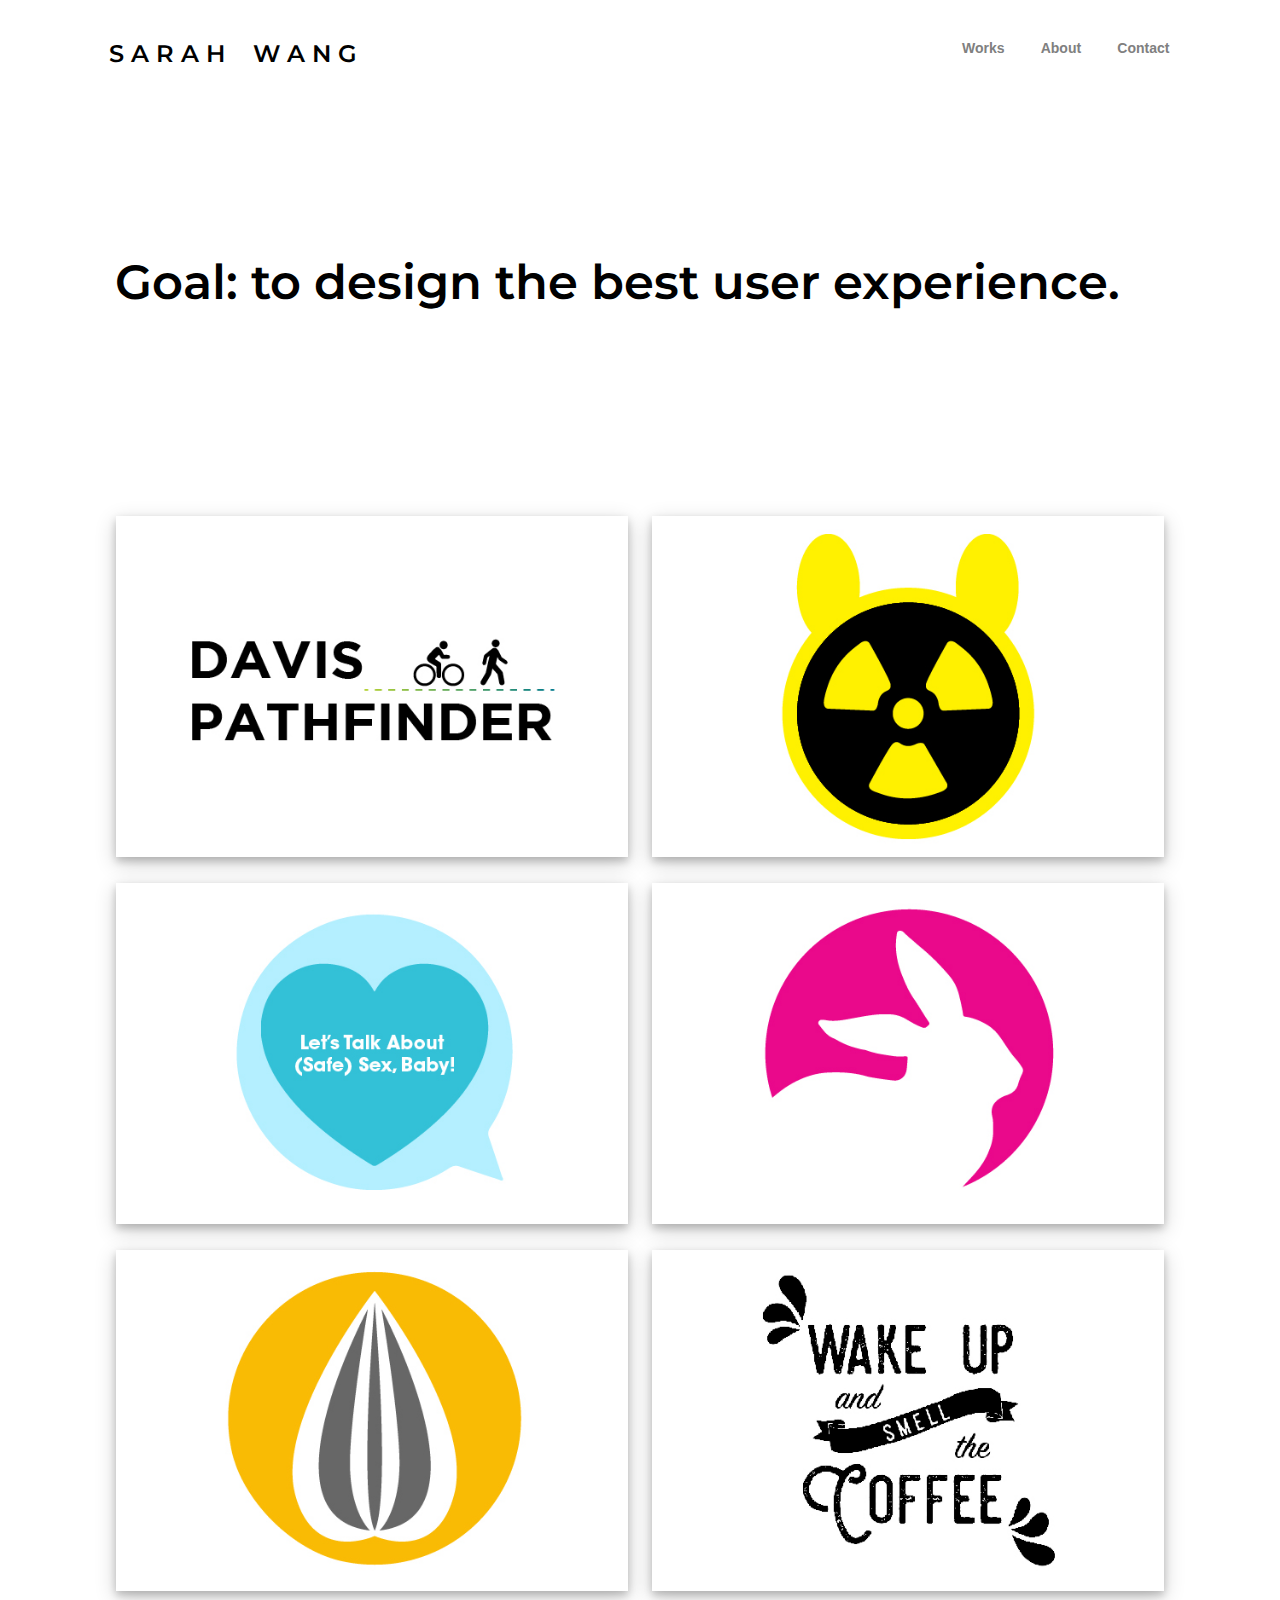
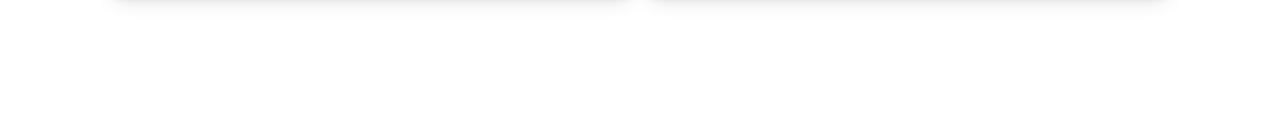
<file: index.html>
<!doctype html>
<html>

<head>
  <meta charset="UTF-8">
  <meta name="viewport" content="width=device-width, initial-scale=1.0">
  <title>Sarah Wang Designs Website</title>
  <link href="https://fonts.googleapis.com/css?family=Montserrat:400,500,600|Open+Sans:300,400,600" rel="stylesheet">
  <link href="style.css" rel="stylesheet" />
  <script src='script.js' type="text/javascript"></script>
  <script src="https://ajax.googleapis.com/ajax/libs/jquery/3.2.1/jquery.min.js"></script>
  <link rel="stylesheet" href="https://cdnjs.cloudflare.com/ajax/libs/animate.css/3.5.2/animate.min.css">
</head>

<body id="indexBody">

  <!-- add your html here-->
  <header>

    <li id="logo"><a href="index.html">S A R A H&nbsp&nbsp&nbsp&nbspW A N G</a></li>
    <nav>
      <ul>
        <li><a href="#">Works</a></li>
        <li><a href="about.html">About</a></li>
        <li><a href="contact.html">Contact</a></li>
      </ul>
    </nav>

  </header>

  <div id="welcome">
    <p>Goal: to design the best user experience.</p>
  </div>

  <section id="work">

    <div id="container">
      <a href="works/work1.html"><img src="images/work1.jpg" alt="work 1 button" class="image" width=400px height=600px>
  <div class="overlay">
    <div class="text">Davis Pathfinder</div>
    <div class="subtext">Information/Environmental Design</div>
  </div>
  </a>
    </div>

    <div id="container">
      <a href="works/work2.html"><img src="images/work2.jpg" alt="work 2 button" class="image" width=400px height=600px>
  <div class="overlay">
    <div class="text">Radioactive Rabbit</div>
    <div class="subtext">Information/Game Design</div>
  </div>
  </a>
    </div>

    <div id="container">
      <a href="works/work3.html"><img src="images/work3.jpg" alt="work 3 button" class="image" width=400px height=600px>
  <div class="overlay">
    <div class="text">Let's Talk About (Safe) Sex, Baby!</div>
    <div class="subtext">Information Design</div>
  </div>
  </a>
    </div>

    <div id="container">
      <a href="works/work4.html"><img src="images/work4.jpg" alt="work 4 button" class="image" width=400px height=600px>
  <div class="overlay">
    <div class="text">Cosmetic Consciousness Social Campaign</div>
    <div class="subtext">Graphic Design</div>
  </div>
  </a>
    </div>

    <div id="container">
      <a href="works/work5.html"><img src="images/work5.jpg" alt="work 5 button" class="image" width=400px height=600px>
    <div class="overlay">
    <div class="text">Sunny Seeds Sunflower Seeds</div>
    <div class="subtext">Branding & Packaging Design</div>
    </div>
    </a>
    </div>

    <div id="container">
      <a href="works/work6.html"><img src="images/work6.jpg" alt="work 6 button" class="image" width=400px height=600px>
    <div class="overlay">
      <div class="text">Vinyl Installations</div>
      <div class="subtext">Environmental Graphic Design</div>
    </div>
    </a>
    </div>

  </section>

</body>

</html>
</file>
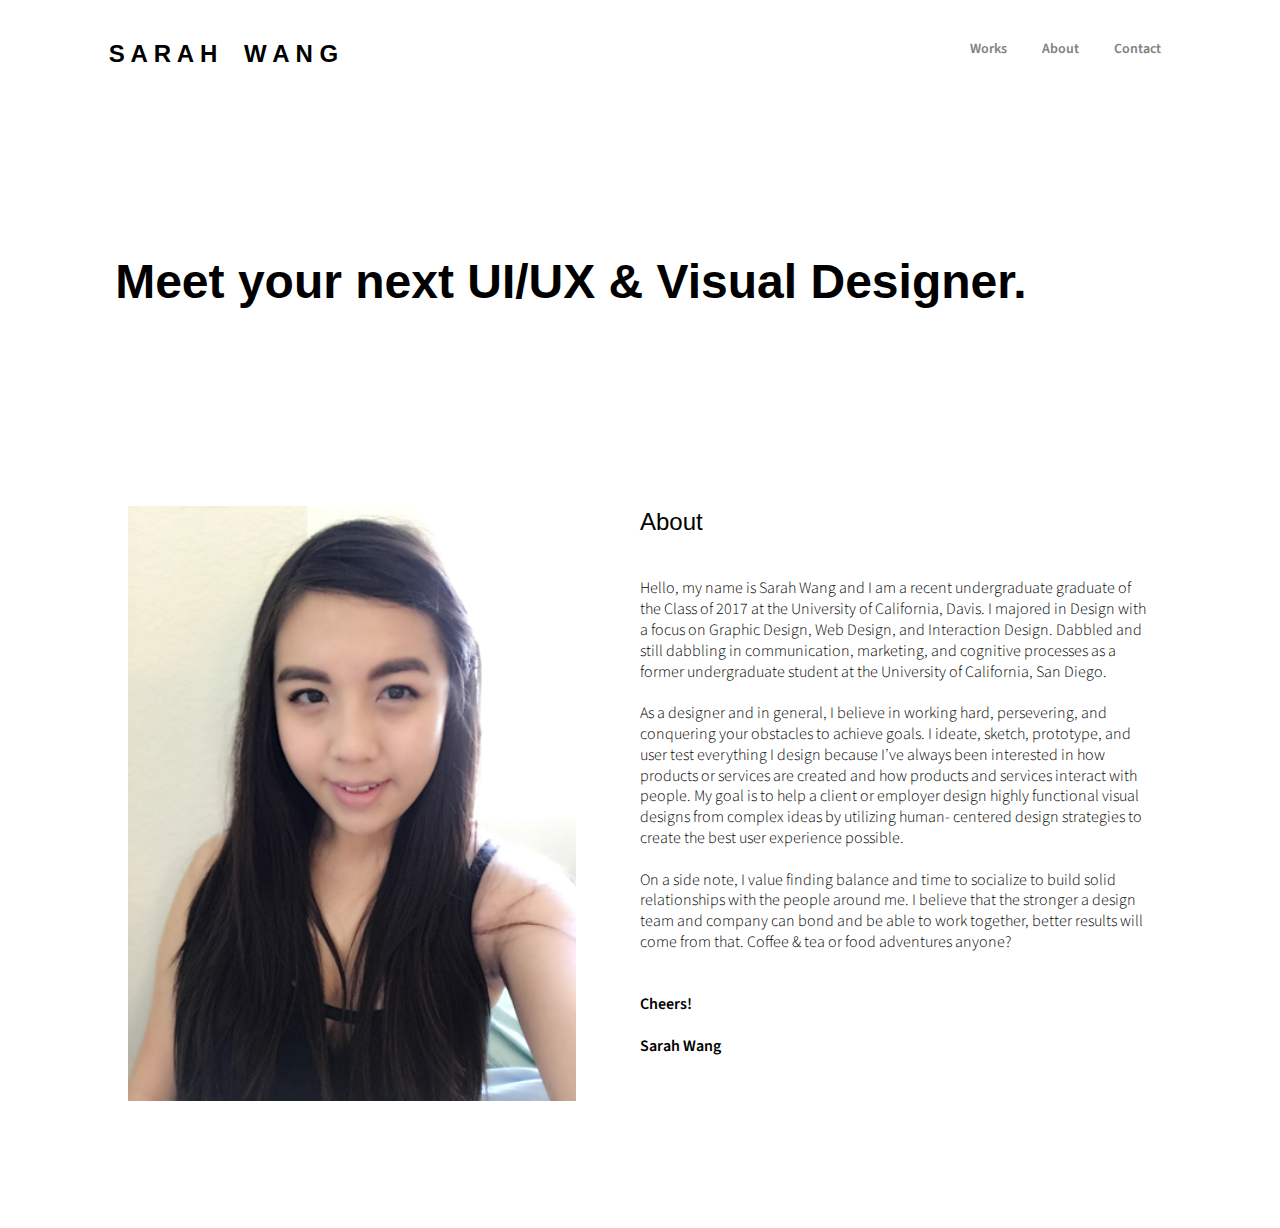
<file: about.html>
<!doctype html>
<html>

<head>
  <meta charset="UTF-8">
  <meta name="viewport" content="width=device-width, initial-scale=1.0">
  <title>Sarah Wang Designs Website</title>
  <link href="https://fonts.googleapis.com/css?family=Archivo:400,600,700|Source+Sans+Pro:300,400" rel="stylesheet">
  <link href="style.css" rel="stylesheet" />
  <script src='script.js' type="text/javascript"></script>
  <script src="https://ajax.googleapis.com/ajax/libs/jquery/3.2.1/jquery.min.js"></script>
  <link rel="stylesheet" href="https://cdnjs.cloudflare.com/ajax/libs/animate.css/3.5.2/animate.min.css">
</head>
</head>

<body id="aboutBody">
  <!--add your html here-->

  <header>

    <li id="logo"><a href="index.html">S A R A H&nbsp&nbsp&nbsp&nbspW A N G</a></li>
    <nav>
      <ul>
        <li><a href="index.html">Works</a></li>
        <li><a href="#">About</a></li>
        <li><a href="contact.html">Contact</a></li>
      </ul>
    </nav>

  </header>


  <div id="welcome">
    <p>Meet your next UI/UX & Visual Designer.</p>
  </div>

  <div id="pictureOfMe"><img src="images/pictureOfMe.png" alt="picture of Sarah Wang" width=100% height=100%></div>
  <div id="about">
    <h2 id="title">About</h2>
    <br>
    <br>
    <p id="aboutDesc">
      Hello, my name is Sarah Wang and I am a recent undergraduate graduate of the Class of 2017 at the University of California, Davis. I majored in Design with a focus on Graphic Design, Web Design, and Interaction Design. Dabbled and still dabbling in communication, marketing,
      and cognitive processes as a former undergraduate student at the University of California, San Diego.
      <br>
      <br> As a designer and in general, I believe in working hard, persevering, and conquering your obstacles to achieve goals. I ideate, sketch, prototype, and user test everything I design because I’ve always been interested in how products or services
      are created and how products and services interact with people. My goal is to help a client or employer design highly functional visual designs from complex ideas by utilizing human- centered design strategies to create the best user experience
      possible.
      <br>
      <br> On a side note, I value finding balance and time to socialize to build solid relationships with the people around me. I believe that the stronger a design team and company can bond and be able to work together, better results will come from
      that. Coffee & tea or food adventures anyone?
      <br>
      <br>
      <br>
      <p id="signaturePrint">Cheers!</p>
      <br><br>
      <p id="signaturePrint">Sarah Wang</p>
    </p>
  </div>

</body>

</html>
</file>
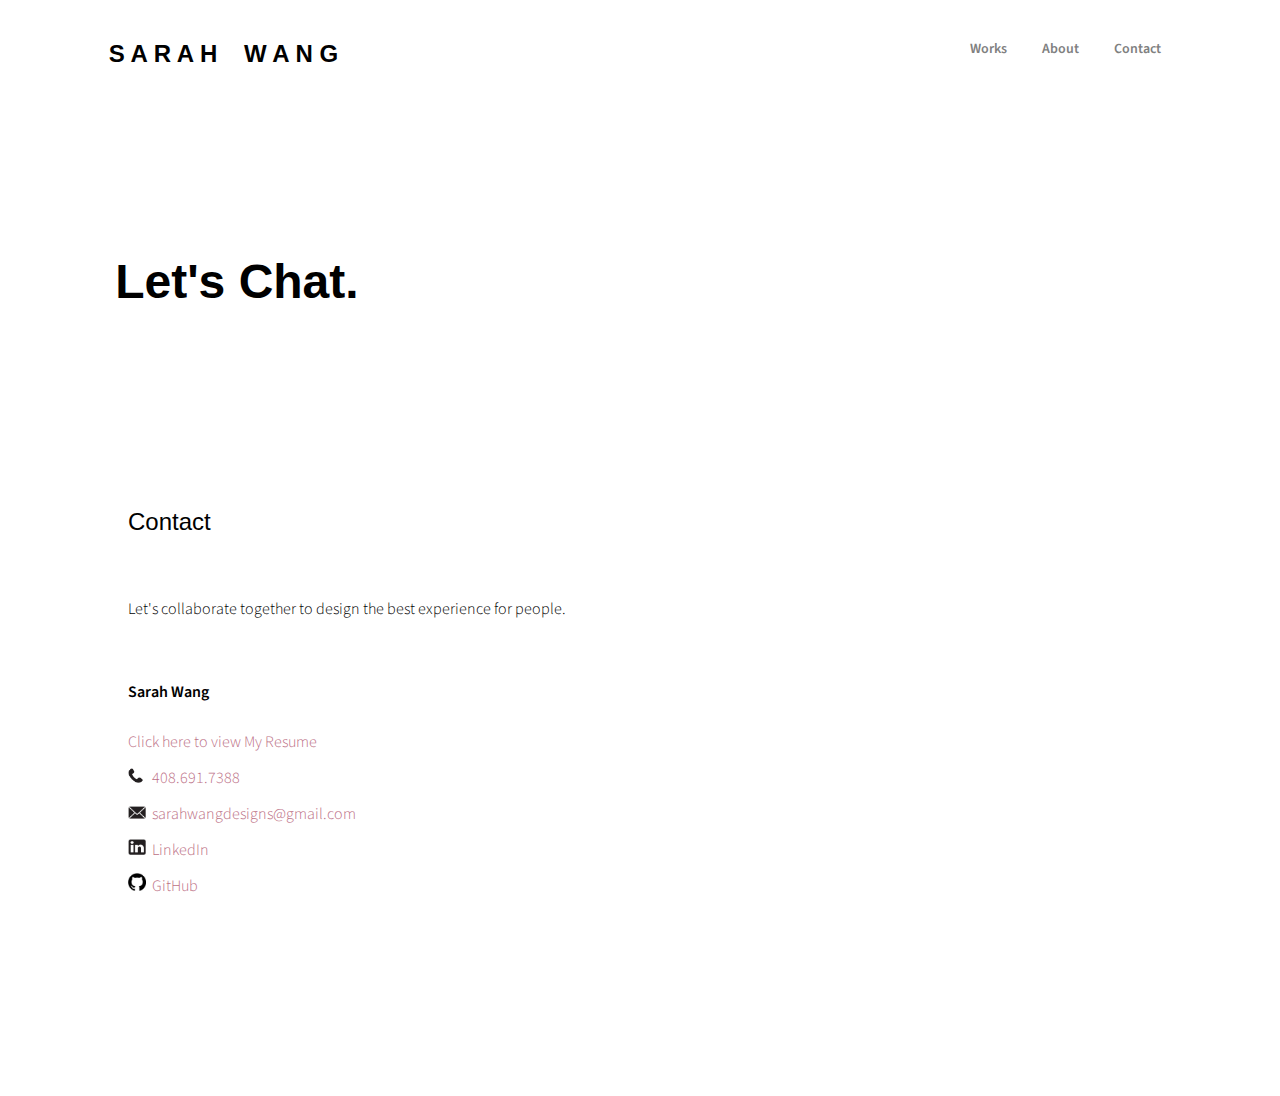
<file: contact.html>
<!doctype html>
<html>

<head>
  <meta charset="UTF-8">
  <meta name="viewport" content="width=device-width, initial-scale=1.0">
  <title>Sarah Wang Designs Website</title>
  <link href="https://fonts.googleapis.com/css?family=Archivo:400,600,700|Source+Sans+Pro:300,400" rel="stylesheet">
  <link href="style.css" rel="stylesheet" />
  <script src='script.js' type="text/javascript"></script>
  <script src="https://ajax.googleapis.com/ajax/libs/jquery/3.2.1/jquery.min.js"></script>
  <link rel="stylesheet" href="https://cdnjs.cloudflare.com/ajax/libs/animate.css/3.5.2/animate.min.css">
</head>
</head>

<body id="contactBody">
  <!--add your html here-->

  <header>

    <li id="logo"><a href="index.html">S A R A H&nbsp&nbsp&nbsp&nbspW A N G</a></li>
    <nav>
      <ul>
        <li><a href="index.html">Works</a></li>
        <li><a href="about.html">About</a></li>
        <li><a href="#">Contact</a></li>
      </ul>
    </nav>

  </header>


  <div id="welcome">
    <p>Let's Chat.</p>
  </div>

  <div id="contact">
    <h2 id="title">Contact</h2>
    <br>
    <br>
    <br>
    <p id="contactDesc">Let's collaborate together to design the best experience for people.
      <br><br><br><br>
      <p id="signaturePrint">Sarah Wang</p>
      <br><br>
      <p id="contactInfo">
        <a href="SarahWangResume.pdf" alt="Sarah Wang's Resume">Click here to view My Resume</a>
        <br>
        <a href="tel:408-691-7388"><img src="images/phone.jpg" alt="phone number" width=3.5% height=3.5%>&nbsp;&nbsp;&nbsp;408.691.7388</a>
        <br>
        <a href="mailto:sarwang@ucdavis.edu"><img src="images/email.jpg" alt="email" width=4% height=4%>&nbsp;&nbsp;sarahwangdesigns@gmail.com</a>
        <br>
        <a href="https://www.linkedin.com/in/sa-wang/"><img src="images/linkedin.jpg" alt="linkedin" width=4% height=4%>&nbsp;&nbsp;LinkedIn</a>
        <br>
        <a href="https://github.com/sarahwangdesigns"><img src="images/github.jpg" alt="github" width=4% height=4%>&nbsp;&nbsp;GitHub</a>
      </p>

  </div>

</body>

</html>
</file>
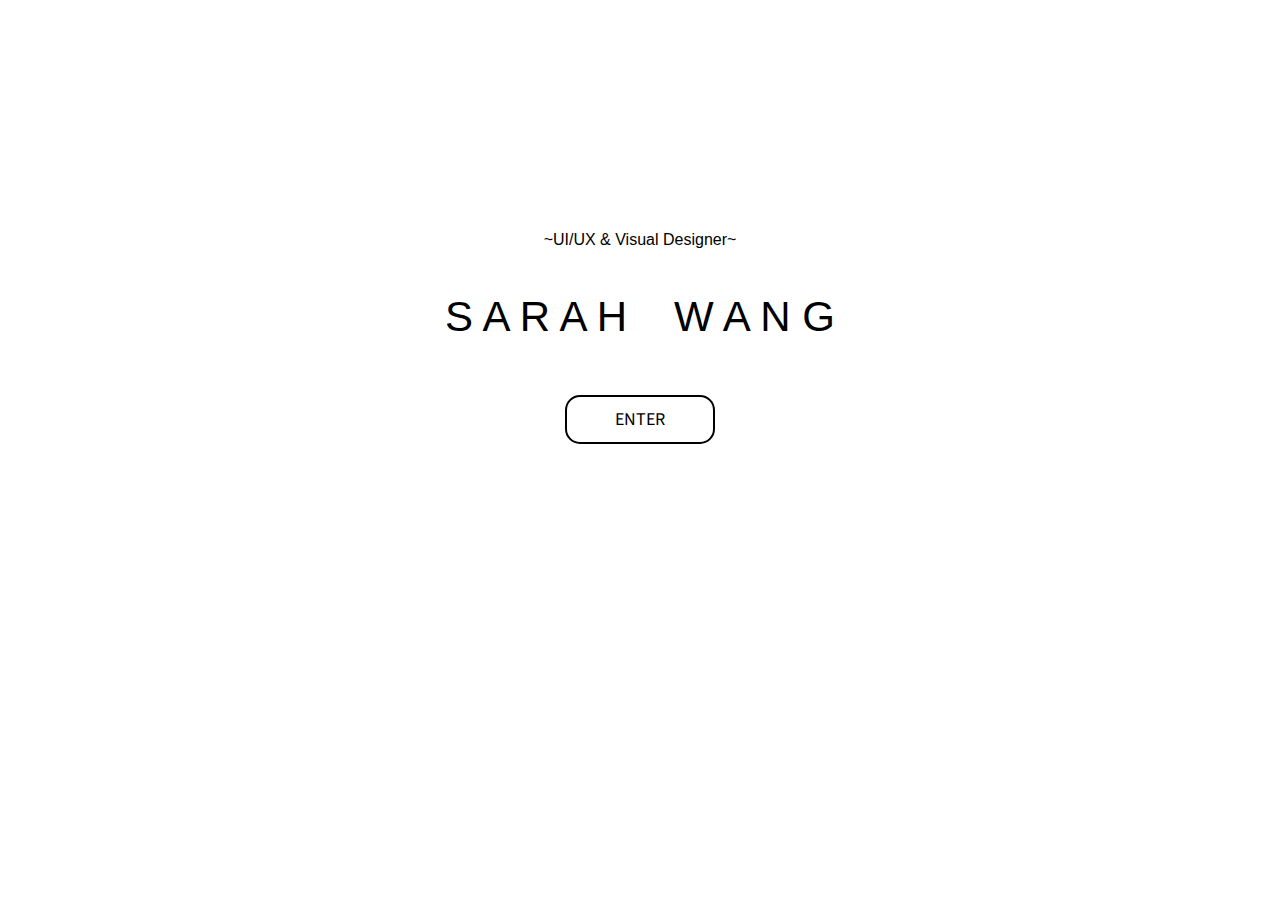
<file: welcome.html>
<!doctype html>
<html>

<head>
  <meta charset="UTF-8">
  <meta name="viewport" content="width=device-width, initial-scale=1.0">
  <title>Sarah Wang Designs Home Page</title>
  <link href="https://fonts.googleapis.com/css?family=Archivo:400,600,700|Source+Sans+Pro:300,400" rel="stylesheet">
  <link href="style.css" rel="stylesheet" />
  <script src='script.js' type="text/javascript"></script>
  <script src="https://ajax.googleapis.com/ajax/libs/jquery/3.2.1/jquery.min.js"></script>
  <link rel="stylesheet" href="https://cdnjs.cloudflare.com/ajax/libs/animate.css/3.5.2/animate.min.css">
  </head>
</head>

<body>

  <h2 id="design">~UI/UX & Visual Designer~</h2>

  <h1 id="name">S A R A H&nbsp&nbsp&nbsp&nbspW A N G</h1>

  <a href="index.html"><button class="button">ENTER</button></a>

</body>

</html>
</file>
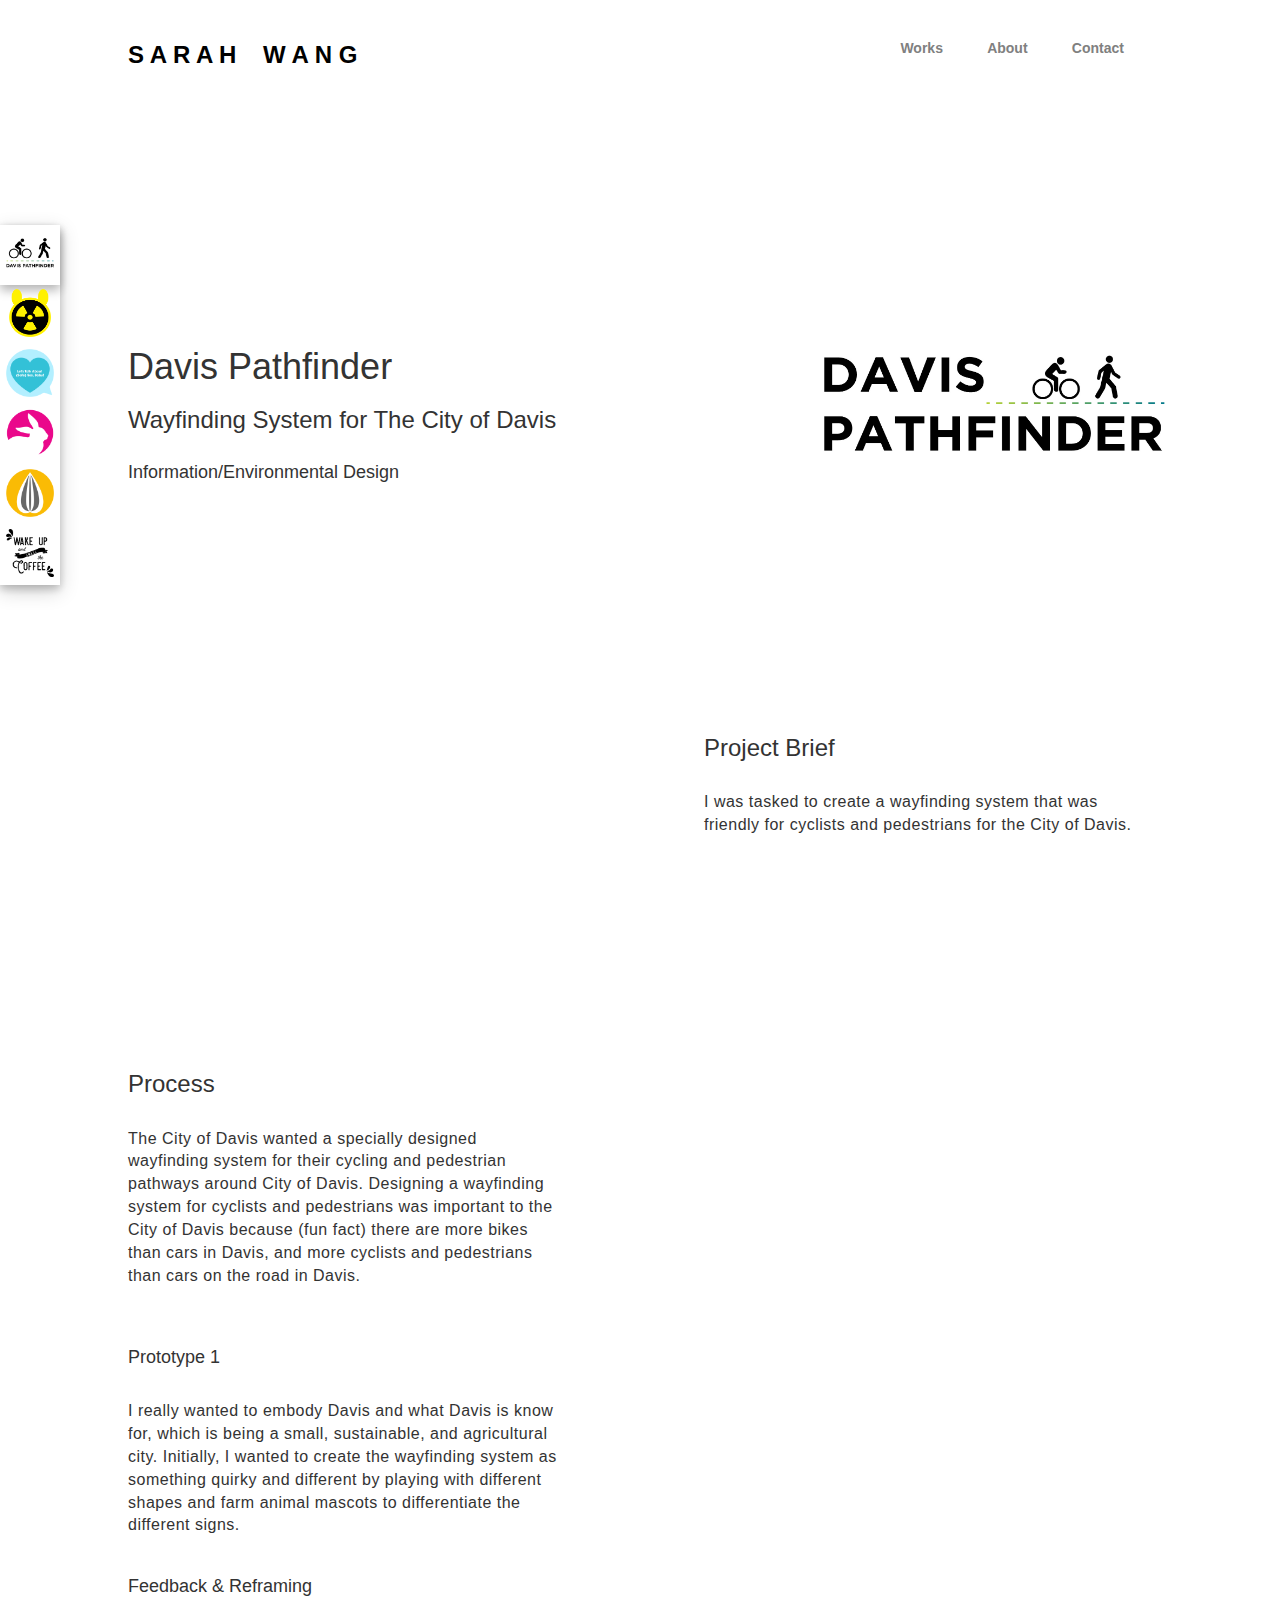
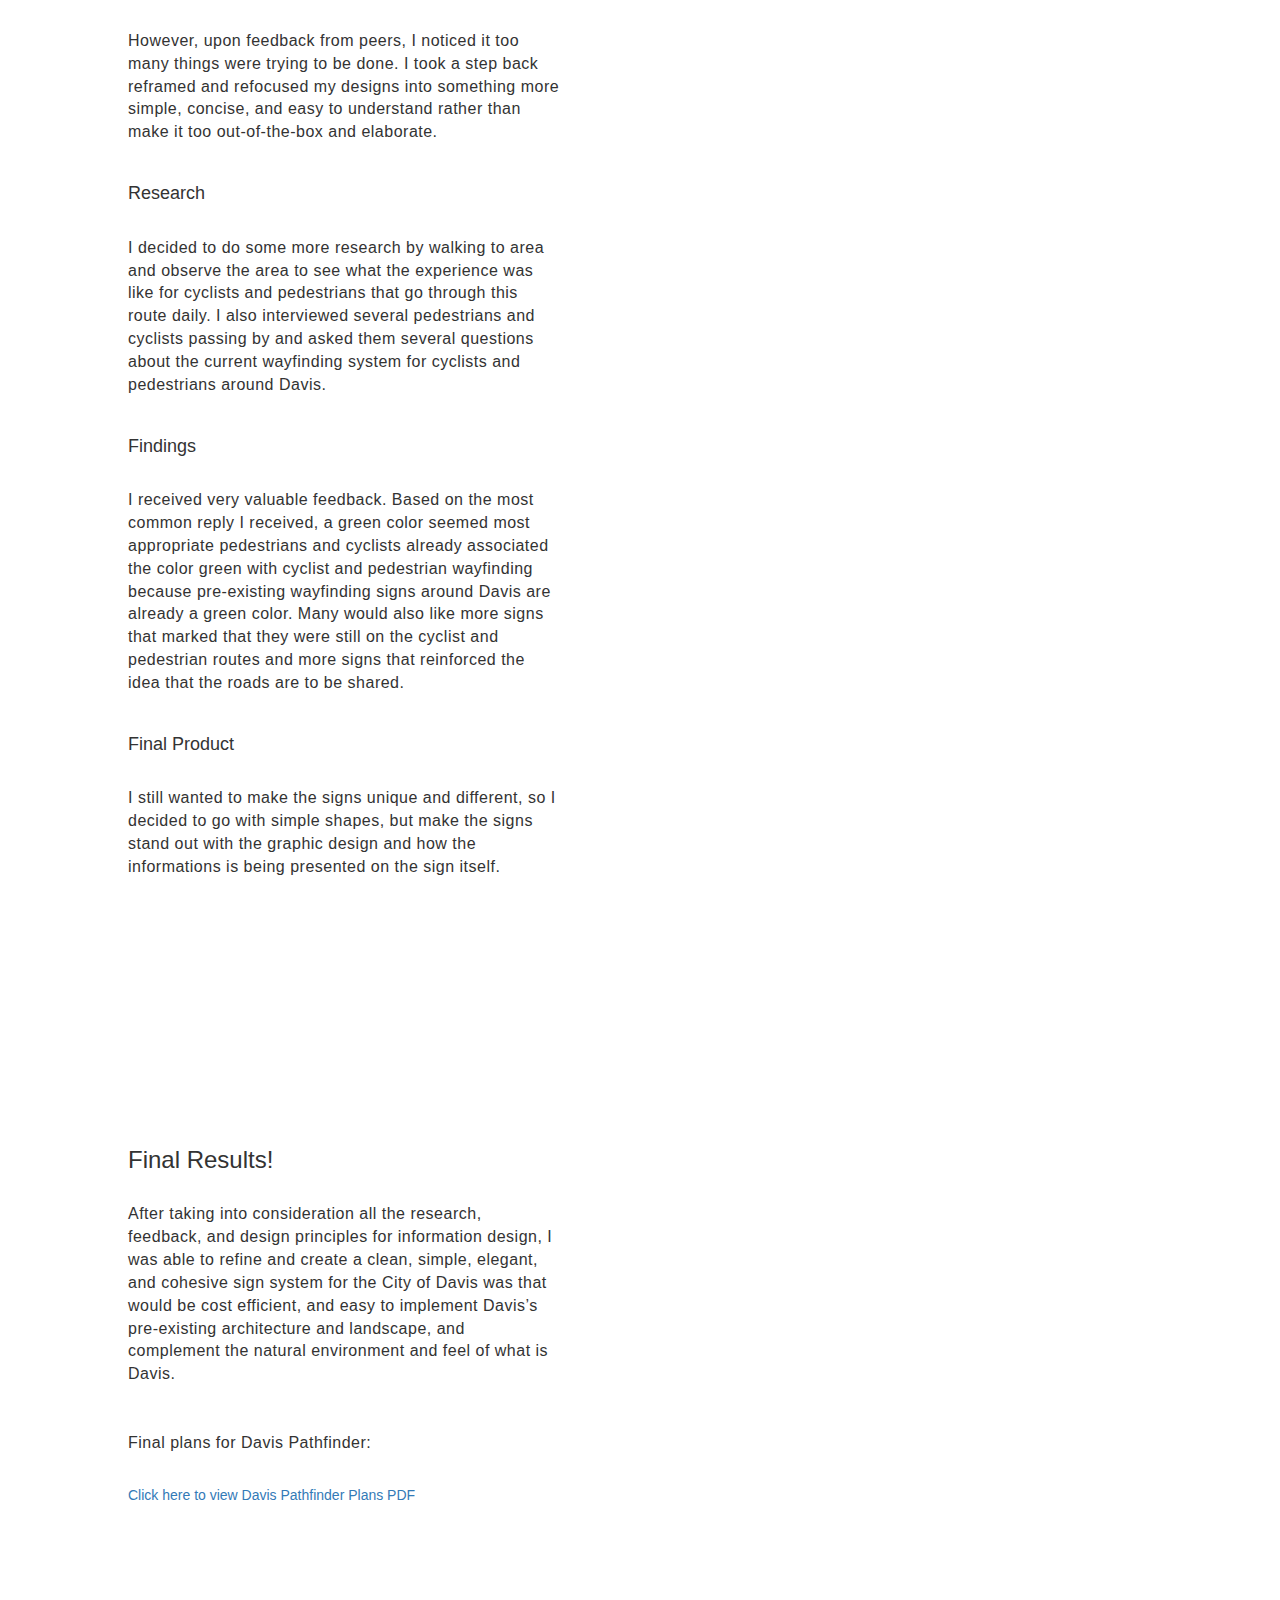
<file: works/work1.html>
<!doctype html>
<html>

<head>
  <meta charset="UTF-8">
  <meta name="viewport" content="width=device-width, initial-scale=1.0">
  <title>Sarah Wang Designs Website</title>
  <link href="https://fonts.googleapis.com/css?family=Archivo:400,600,700|Source+Sans+Pro:300,400" rel="stylesheet">
  <link href="style.css" rel="stylesheet" />
  <script src='script.js' type="text/javascript"></script>
  <link rel="stylesheet" href="https://maxcdn.bootstrapcdn.com/bootstrap/3.3.7/css/bootstrap.min.css">
  <script src="https://ajax.googleapis.com/ajax/libs/jquery/3.2.1/jquery.min.js"></script>
  <script src="https://maxcdn.bootstrapcdn.com/bootstrap/3.3.7/js/bootstrap.min.js"></script>
  <link rel="stylesheet" href="https://cdnjs.cloudflare.com/ajax/libs/animate.css/3.5.2/animate.min.css">
  <link rel="stylesheet" href="https://cdnjs.cloudflare.com/ajax/libs/font-awesome/4.7.0/css/font-awesome.min.css">
</head>

<body>
  <!--add your html here-->

  <header>

    <li id="logo"><a href="../index.html">S A R A H&nbsp&nbsp&nbsp&nbspW A N G</a></li>
    <nav>
      <ul>
        <li id="nav"><a href="../index.html">Works</a></li>
        <li id="nav"><a href="../about.html">About</a></li>
        <li id="nav"><a href="../contact.html">Contact</a></li>
      </ul>
    </nav>

  </header>

  <div class="icon-bar">
    <a class="active" href="#"><img src="images/davispathfinder1black.png" alt="picture of davis pathfinder logo" width=80% height=50%></i></a>
    <a href="work2.html"><img src="images/rabbit1.png" alt="picture of radioactive rabbit logo" width=70% height=80%></i></a>
    <a href="work3.html"><img src="images/safesex1.png" alt="picture of safe sex logo" width=80% height=80%></a>
    <a href="work4.html"><img src="images/cosmetic1.png" alt="picture of cosmetic consciousness logo" width=80% height=80%></i></a>
    <a href="work5.html"><img src="images/sunnyseeds1.png" alt="picture of sunny seeds logo" width=80% height=80%></a>
    <a href="work6.html"><img src="images/coffee1.png" alt="picture of coffee vinyl design" width=80% height=80%></a>
  </div>

  <div id="welcome">
    <div id="picD"><img src="images/davispathfinder1.jpg" alt="davis pathfinder logo" width=100% height=100% class="floating"></div>
    <div id="work">
      <h1>Davis Pathfinder</h1>
      <h3>Wayfinding System for The City of Davis</h3>
      <h4>Information/Environmental Design</h4>
    </div>
  </div>

  <section id="container">
    <div id="pic1"><img src="images/davispathfinder2.jpg" alt="b&w and color davis pathfinder logos" width=75% height=100% class="fade"></div>
    <div id="workDesc">
      <h2 id="workHeading">Project Brief</h2>
      <br>
      <p id="aboutWorkDesc">
        I was tasked to create a wayfinding system that was friendly for cyclists and pedestrians for the City of Davis.
      </p>
    </div>
  </section>

  <section id="container">
    <div id="pic2"><img src="images/davispathfinder3.jpg" alt="sketches" width=100% height=100% class="fade"><br><br><br>
      <img src="images/davispathfinder4.jpg" alt="photographs of site" width=100% height=100% class="fade"><br><br><br>
      <img src="images/davispathfinder5.jpg" alt="moodboard and existing examples" width=100% height=100% class="fade"><br><br><br>
      <img src="images/davispathfinder6.jpg" alt="davis pathfinder design" width=100% height=100% class="fade"><br><br><br>
    </div>


    <div id="workDesc2">
      <h2 id="workHeading">Process</h2>
      <br>
      <p id="aboutWorkDesc">
        The City of Davis wanted a specially designed wayfinding system for their cycling and pedestrian pathways around City of Davis. Designing a wayfinding system for cyclists and pedestrians was important to the City of Davis because (fun fact) there are
        more bikes than cars in Davis, and more cyclists and pedestrians than cars on the road in Davis.
      </p>
      <br>
      <br>
      <h4>Prototype 1</h4>
      <p id="aboutWorkDesc">
        <br> I really wanted to embody Davis and what Davis is know for, which is being a small, sustainable, and agricultural city. Initially, I wanted to create the wayfinding system as something quirky and different by playing with different shapes
        and farm animal mascots to differentiate the different signs.
      </p>
      <br>
      <h4>Feedback & Reframing</h4>
      <p id="aboutWorkDesc">
        <br>However, upon feedback from peers, I noticed it too many things were trying to be done. I took a step back reframed and refocused my designs into something more simple, concise, and easy to understand rather than make it too out-of-the-box and elaborate.
      </p>
      <br>
      <h4>Research</h4>
      <p id="aboutWorkDesc">
        <br> I decided to do some more research by walking to area and observe the area to see what
        the experience was like for cyclists and pedestrians that go through this route daily. I also interviewed several pedestrians and cyclists passing by and asked them several questions about the current
        wayfinding system for cyclists and pedestrians around Davis.
      </p>
      <br>
      <h4>Findings</h4>
      <p id="aboutWorkDesc">
        <br>I received very valuable feedback. Based on the most common reply I received, a green color seemed most appropriate pedestrians and cyclists already associated the color green with cyclist and pedestrian wayfinding because pre-existing wayfinding signs around Davis are already a green color. Many would also like more signs that marked that they were still on the cyclist and pedestrian routes and more signs that reinforced the idea that the roads are to be shared.
      </p>
      <br>
      <h4>Final Product</h4>
      <p id="aboutWorkDesc">
        <br>I still wanted to make the signs unique and different, so I decided to go with simple shapes, but make the signs stand out with the graphic design and how the informations is being presented on the sign itself.
      </p>
    </div>
  </section>


  <section id="container">
    <div id="workDesc3">
      <h2 id="workHeading">Final Results!</h2>
      <br>
      <p id="aboutWorkDesc"> After taking into consideration all the research, feedback, and design principles for information design, I was able to refine and create a clean, simple, elegant, and cohesive sign system for the City of Davis was that would be cost efficient,
        and easy to implement Davis’s pre-existing architecture and landscape, and complement the natural environment and feel of what is Davis.
        <br>
        <br>
        <br> Final plans for Davis Pathfinder:</p>
        <br>
        <a href="davispathfinder.pdf" alt="Davis Pathfinder">Click here to view Davis Pathfinder Plans PDF</a>
        <br>
        <br>
        <div data-configid="31143291/53949523" style="width:100%; height:700px;" class="issuuembed"></div>
<script type="text/javascript" src="//e.issuu.com/embed.js" async="true"></script>
</div>
  </section>
  <!-- Return to Top -->
  <div class="contentDiv" id="content">

    <button class="back-to-top" type="button"></button>
  </div>

</body>

</html>
</file>
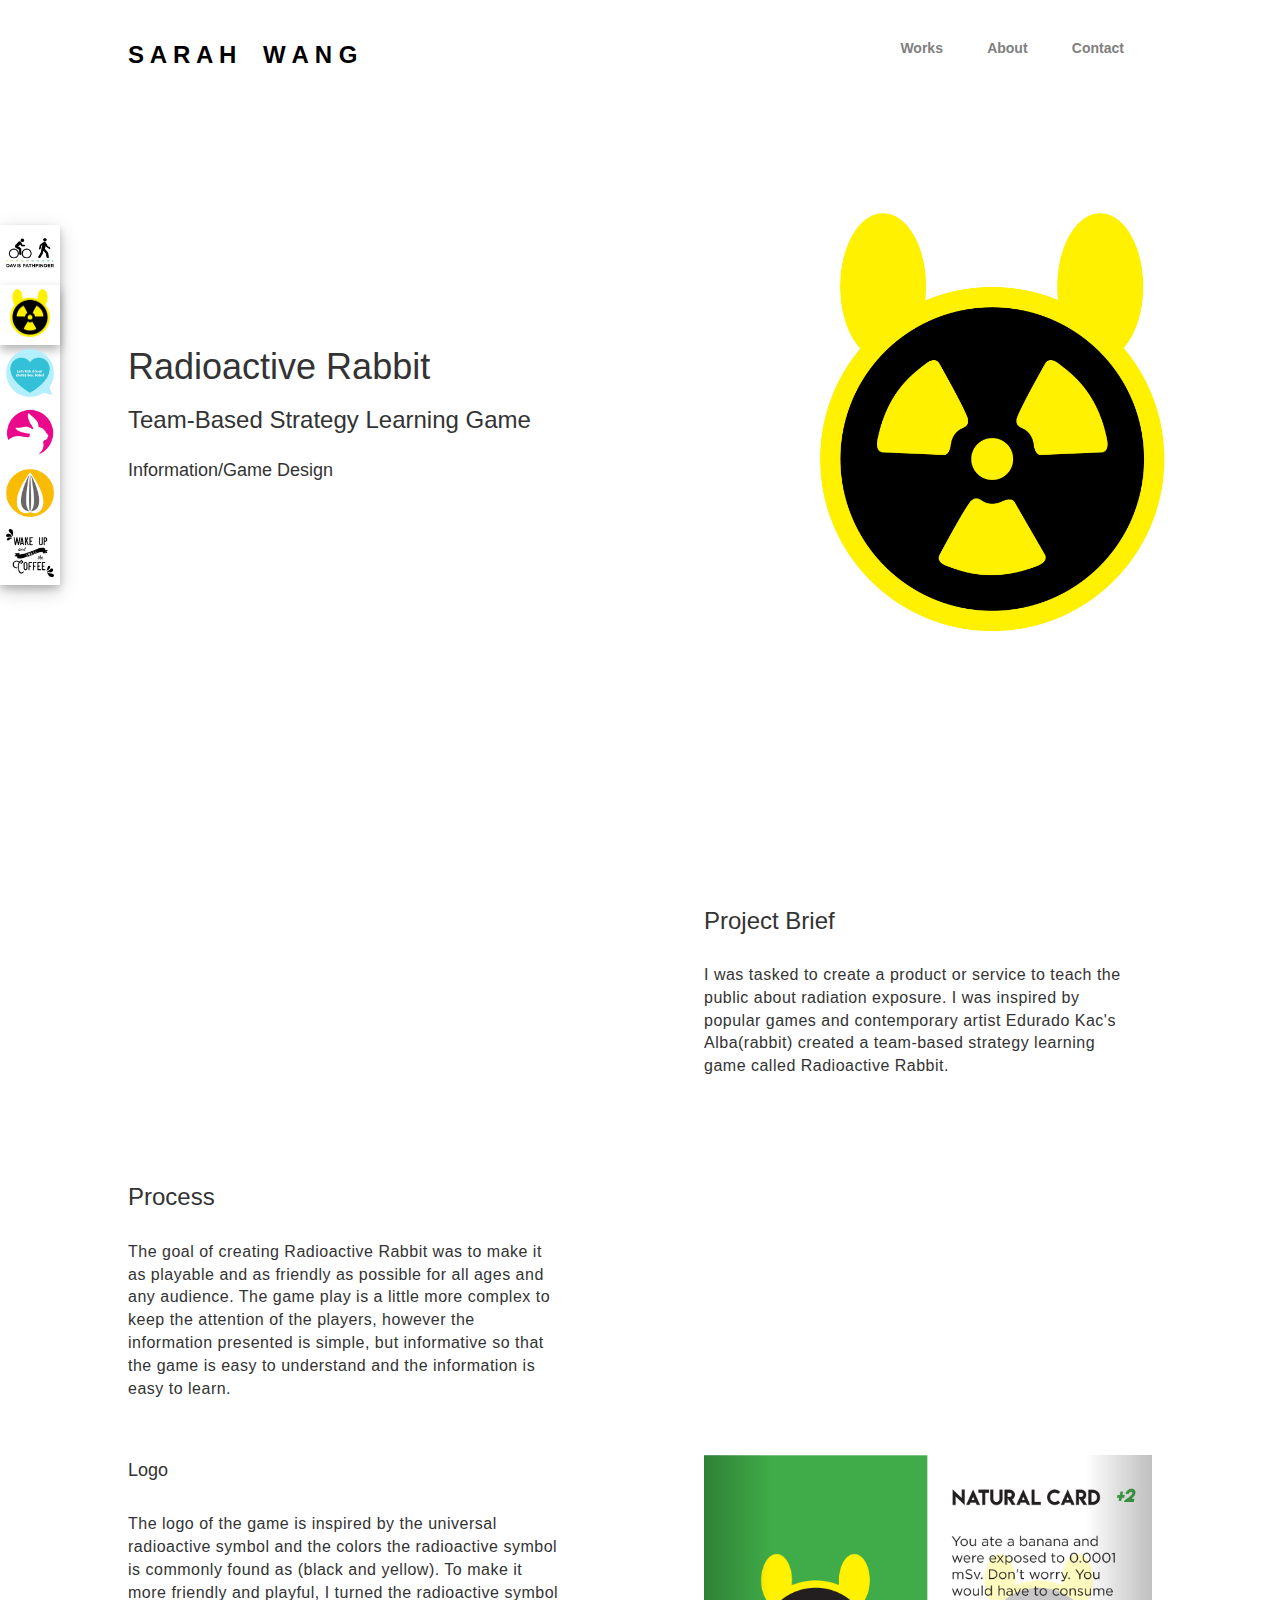
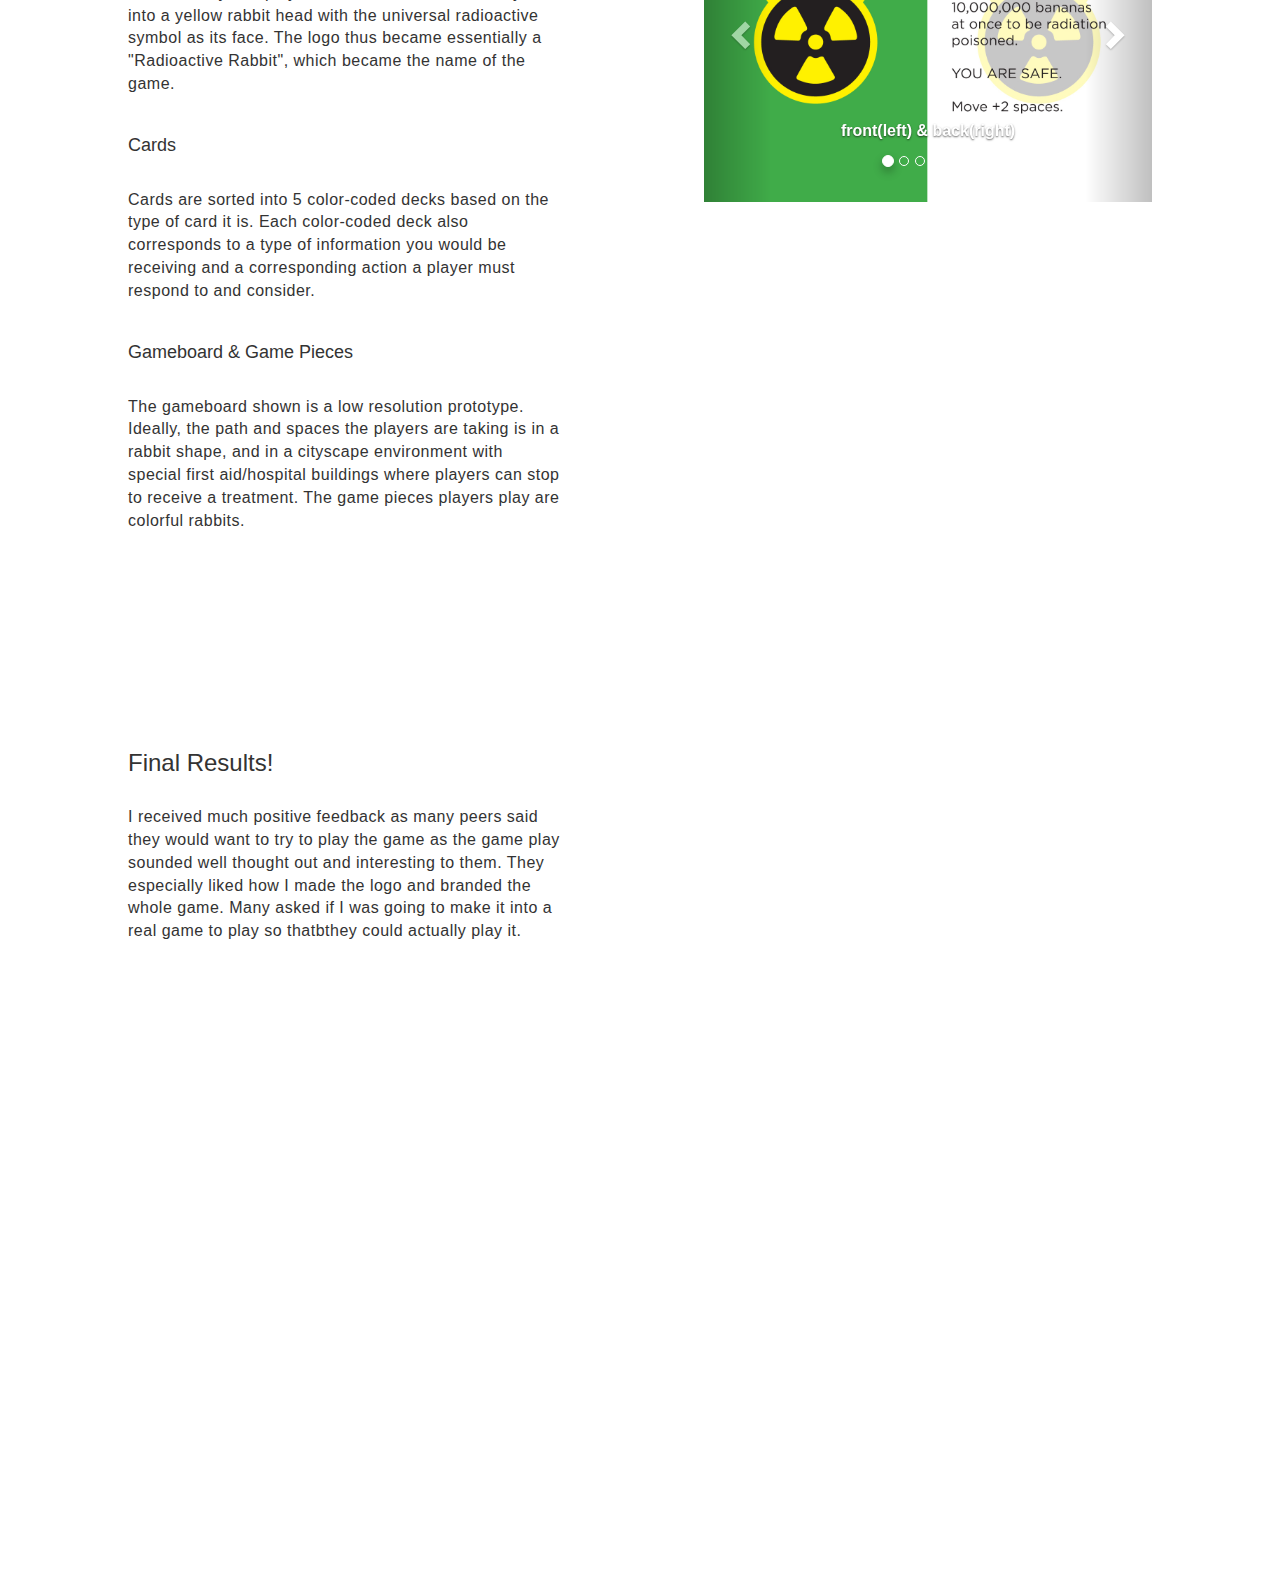
<file: works/work2.html>
<!doctype html>
<html>

<head>
  <meta charset="UTF-8">
  <meta name="viewport" content="width=device-width, initial-scale=1.0">
  <title>Sarah Wang Designs Website</title>
  <link href="https://fonts.googleapis.com/css?family=Archivo:400,600,700|Source+Sans+Pro:300,400" rel="stylesheet">
  <link href="style.css" rel="stylesheet" />
  <script src='script.js' type="text/javascript"></script>
  <link rel="stylesheet" href="https://maxcdn.bootstrapcdn.com/bootstrap/3.3.7/css/bootstrap.min.css">
  <script src="https://ajax.googleapis.com/ajax/libs/jquery/3.2.1/jquery.min.js"></script>
  <script src="https://maxcdn.bootstrapcdn.com/bootstrap/3.3.7/js/bootstrap.min.js"></script>
  <link rel="stylesheet" href="https://cdnjs.cloudflare.com/ajax/libs/animate.css/3.5.2/animate.min.css">
  <link rel="stylesheet" href="https://cdnjs.cloudflare.com/ajax/libs/font-awesome/4.7.0/css/font-awesome.min.css">
</head>

<body>
  <!--add your html here-->

  <header>

    <li id="logo"><a href="../index.html">S A R A H&nbsp&nbsp&nbsp&nbspW A N G</a></li>
    <nav>
      <ul>
        <li id="nav"><a href="../index.html">Works</a></li>
        <li id="nav"><a href="../about.html">About</a></li>
        <li id="nav"><a href="../contact.html">Contact</a></li>
      </ul>
    </nav>

  </header>

  <div class="icon-bar">
    <a href="work1.html"><img src="images/davispathfinder1black.png" alt="picture of davis pathfinder logo" width=80% height=50%></i></a>
    <a class="active" href="#"><img src="images/rabbit1.png" alt="picture of radioactive rabbit logo" width=68% height=80%></i></a>
    <a href="work3.html"><img src="images/safesex1.png" alt="picture of safe sex logo" width=80% height=80%></a>
    <a href="work4.html"><img src="images/cosmetic1.png" alt="picture of cosmetic consciousness logo" width=80% height=80%></i></a>
    <a href="work5.html"><img src="images/sunnyseeds1.png" alt="picture of sunny seeds logo" width=80% height=80%></a>
    <a href="work6.html"><img src="images/coffee1.png" alt="picture of coffee vinyl design" width=80% height=80%></a> </div>
  </div>
  <div id="welcome">
    <div id="pic"><img src="images/rabbit1.jpg" alt="radioactive rabbit logo" width=100% height=100% class="floating"></div>
    <div id="work">
      <h1>Radioactive Rabbit</h1>
      <h3>Team-Based Strategy Learning Game</h3>
      <h4>Information/Game Design</h4>
    </div>
  </div>

  <section id="container">
    <div id="pic1"><img src="images/rabbit2.jpg" alt="inspiration" width=80% height=30% class="fade"></div>
    <div id="workDesc">
      <h2 id="workHeading">Project Brief</h2>
      <br>
      <p id="aboutWorkDesc">
        I was tasked to create a product or service to teach the public about radiation exposure. I was inspired by popular games and contemporary artist Edurado Kac's Alba(rabbit) created a team-based strategy learning game called Radioactive Rabbit.
      </p>
    </div>
  </section>

  <section id="container">
    <div id="pic2"><img src="images/rabbit3.jpg" alt="radioactive rabbit logo" width=50% height=30% class="fade"><br><br><br>

      <div id="myCarousel" class="carousel slide" data-ride="carousel">

        <!-- Wrapper for slides -->
        <div class="carousel-inner">
          <div class="item active">
            <img src="images/rabbitcard1.jpg" alt="natural card">
            <div class="carousel-caption">
              <p>front(left) & back(right)</p>
            </div>
          </div>

          <div class="item">
            <img src="images/rabbitcard2.jpg" alt="artificial card">
            <div class="carousel-caption">
              <p>front(left) & back(right)</p>
            </div>
          </div>

          <div class="item">
            <img src="images/rabbitcard3.jpg" alt="prevention card">
            <div class="carousel-caption">
              <p>front(left) & back(right)</p>
            </div>
          </div>

          <div class="item">
            <img src="images/rabbitcard4.jpg" alt="treatment card">
            <div class="carousel-caption">
              <p>front(left) & back(right)
              </p>
            </div>
          </div>

          <div class="item">
            <img src="images/rabbitcard5.jpg" alt="at risk card">
            <div class="carousel-caption">
              <p>front(left) & back(right)</p>
            </div>
          </div>

          <div class="item">
            <img src="images/rabbitcard6.jpg" alt="poison card">
            <div class="carousel-caption">
              <p>front(left) & back(right)</p>
            </div>
          </div>


        </div>


        <!-- Left and right controls -->
        <a class="left carousel-control" href="#myCarousel" data-slide="prev">
    <span class="glyphicon glyphicon-chevron-left"></span>
    <span class="sr-only">Previous</span>
  </a>
        <a class="right carousel-control" href="#myCarousel" data-slide="next">
    <span class="glyphicon glyphicon-chevron-right"></span>
    <span class="sr-only">Next</span>
  </a>

  <!-- Indicators -->
  <ol class="carousel-indicators">
    <li data-target="#myCarousel" data-slide-to="0" class="active"></li>
    <li data-target="#myCarousel" data-slide-to="1"></li>
    <li data-target="#myCarousel" data-slide-to="2"></li>
    <li data-target="#myCarousel" data-slide-to="3"></li>
    <li data-target="#myCarousel" data-slide-to="4"></li>
    <li data-target="#myCarousel" data-slide-to="5"></li>
  </ol>

</div>

      <br><br><br>

      <img src="images/rabbitboard.jpg" alt="low res prototype of gameboard" width=100% height=100% class="fade">

    </div>

    <div id="workDesc2">
      <h2 id="workHeading">Process</h2>
      <br>
      <p id="aboutWorkDesc">
        The goal of creating Radioactive Rabbit was to make it as playable and as friendly as possible for all ages and any audience. The game play is a little more complex to keep the attention of the players, however the information presented is simple, but
        informative so that the game is easy to understand and the information is easy to learn.
      </p>
      <br>
      <br>
      <h4>Logo</h4>
      <p id="aboutWorkDesc">
        <br> The logo of the game is inspired by the universal radioactive symbol and the colors the radioactive symbol is commonly found as (black and yellow). To make it more friendly and playful, I turned the radioactive symbol into a yellow rabbit
        head with the universal radioactive symbol as its face. The logo thus became essentially a "Radioactive Rabbit", which became the name of the game.
      </p>
      <br>
      <h4>Cards</h4>
      <p id="aboutWorkDesc">
        <br> Cards are sorted into 5 color-coded decks based on the type of card it is. Each color-coded deck also corresponds to a type of information you would be receiving and a corresponding action a player must respond to and consider.
      </p>
      <br>
      <h4>Gameboard & Game Pieces</h4>
      <p id="aboutWorkDesc">
        <br> The gameboard shown is a low resolution prototype. Ideally, the path and spaces the players are taking is in a rabbit shape, and in a cityscape environment with special first aid/hospital buildings where players can stop to receive a treatment.
        The game pieces players play are colorful rabbits.
      </p>
    </div>
  </section>


  <section id="container">
    <div id="workDesc3">
      <h2 id="workHeading">Final Results!</h2>
      <br>
      <p id="aboutWorkDesc">I received much positive feedback as many peers said they would want to try to play the game as the game play sounded well thought out and interesting to them. They especially liked how I made the logo and branded the whole game. Many asked if I
        was going to make it into a real game to play so thatbthey could actually play it.</p>
<br>
<br>
<div data-configid="31143291/54015079" style="width:100%; height:500px;" class="issuuembed"></div>
<script type="text/javascript" src="//e.issuu.com/embed.js" async="true"></script>
  </section>


  <!-- Return to Top -->
  <div class="contentDiv" id="content">

    <button class="back-to-top" type="button"></button>
  </div>

</body>

</html>
</file>
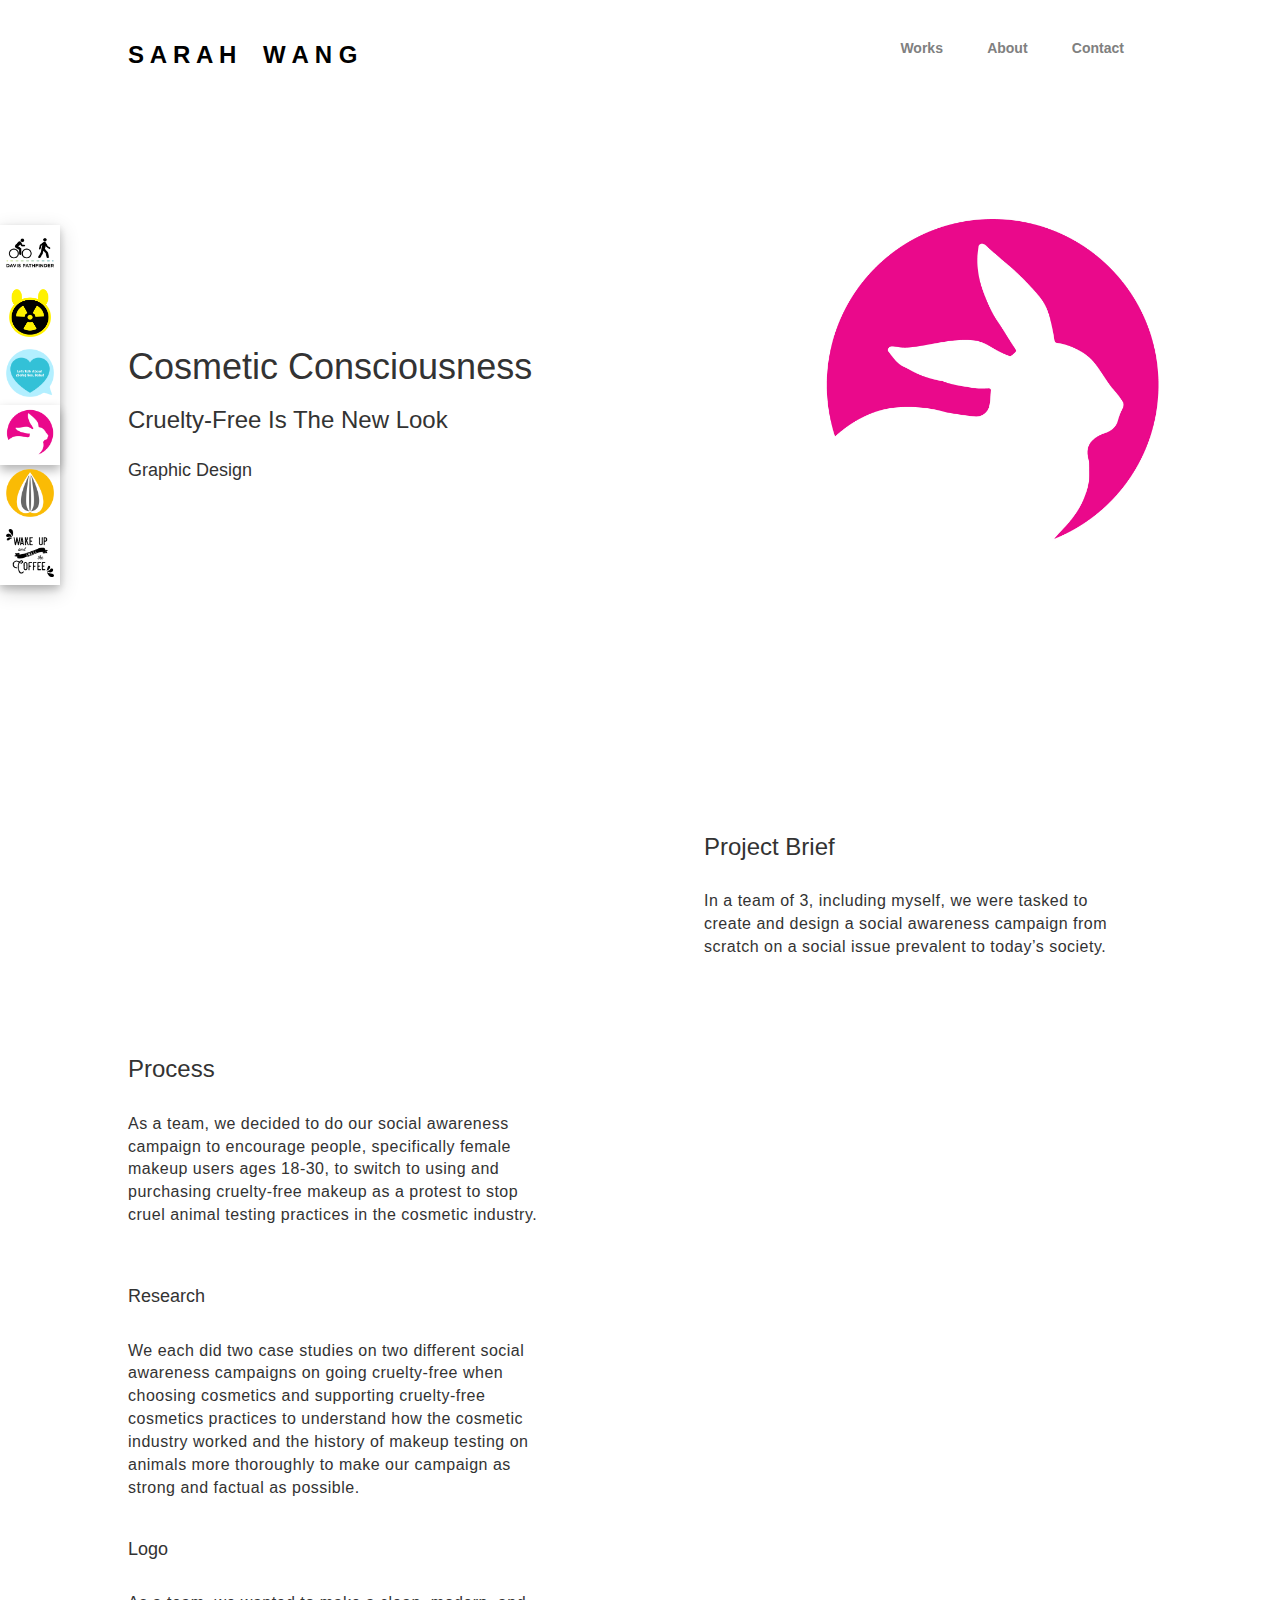
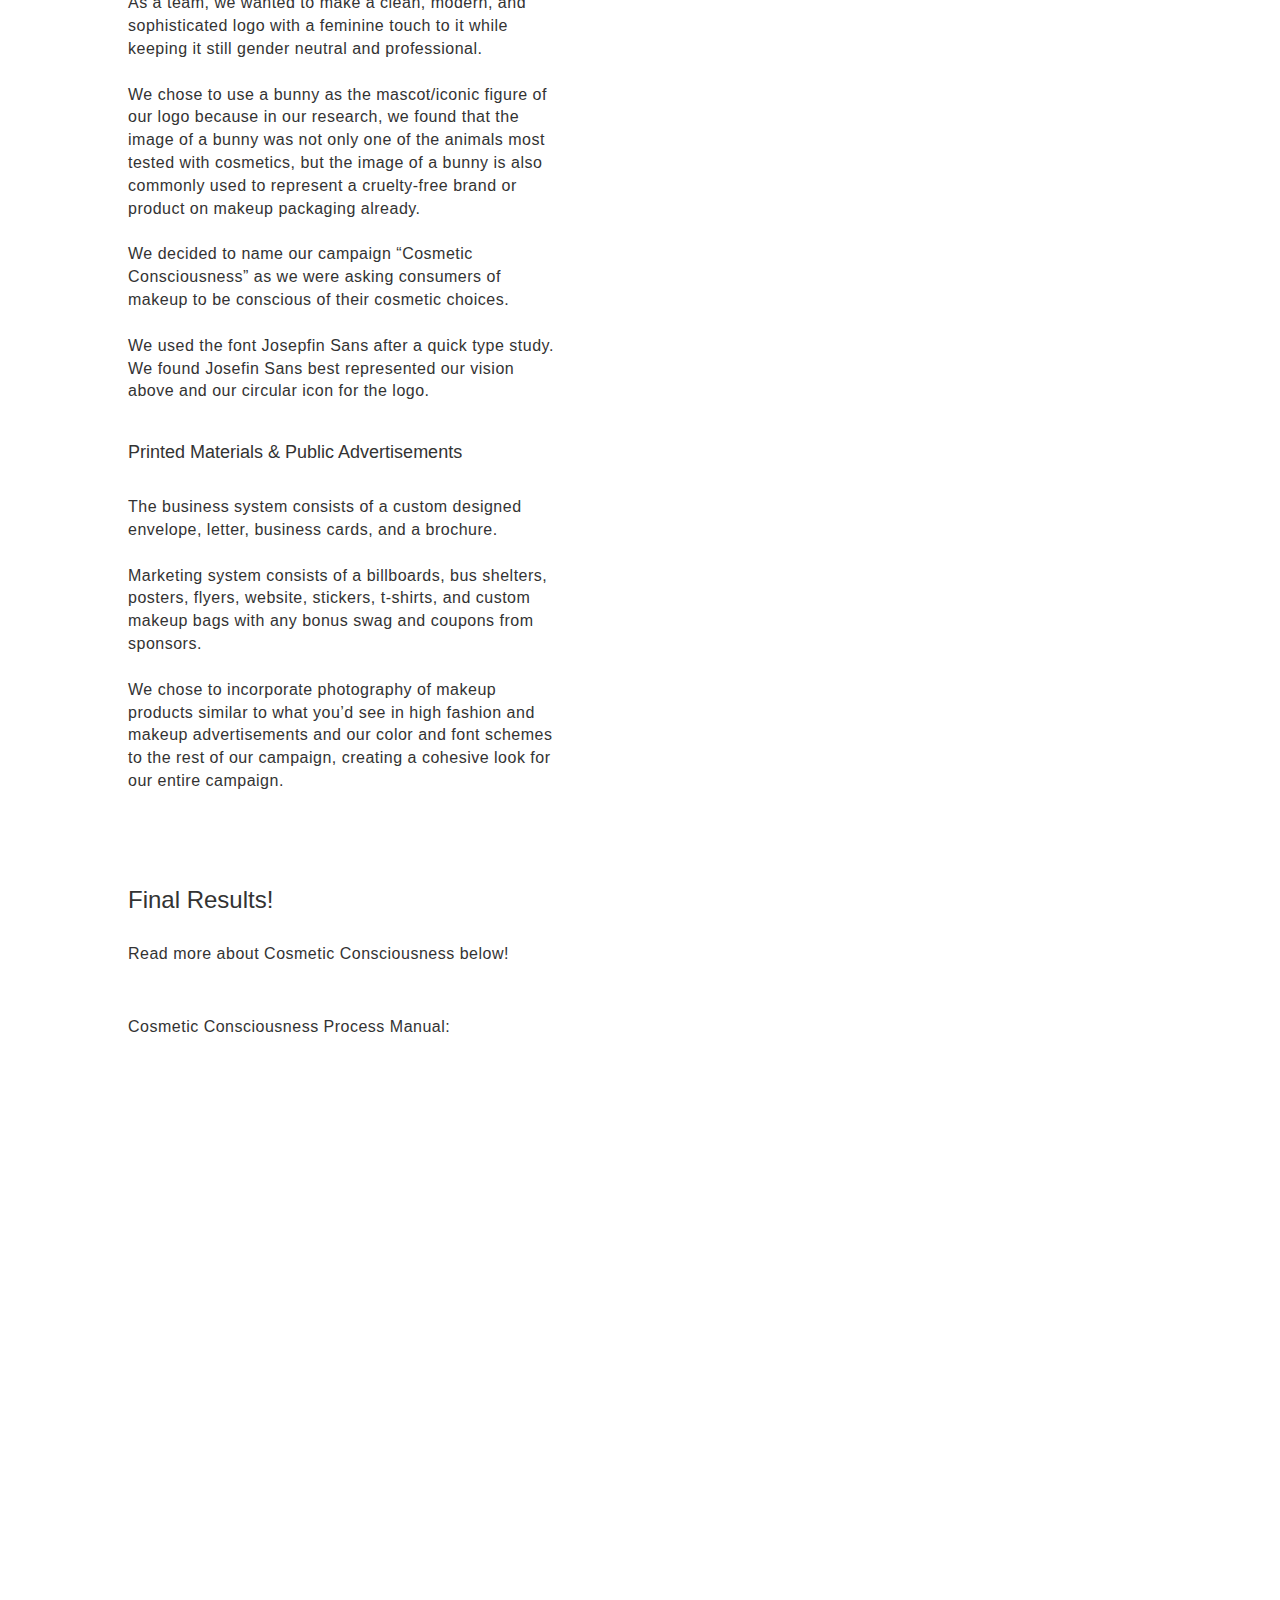
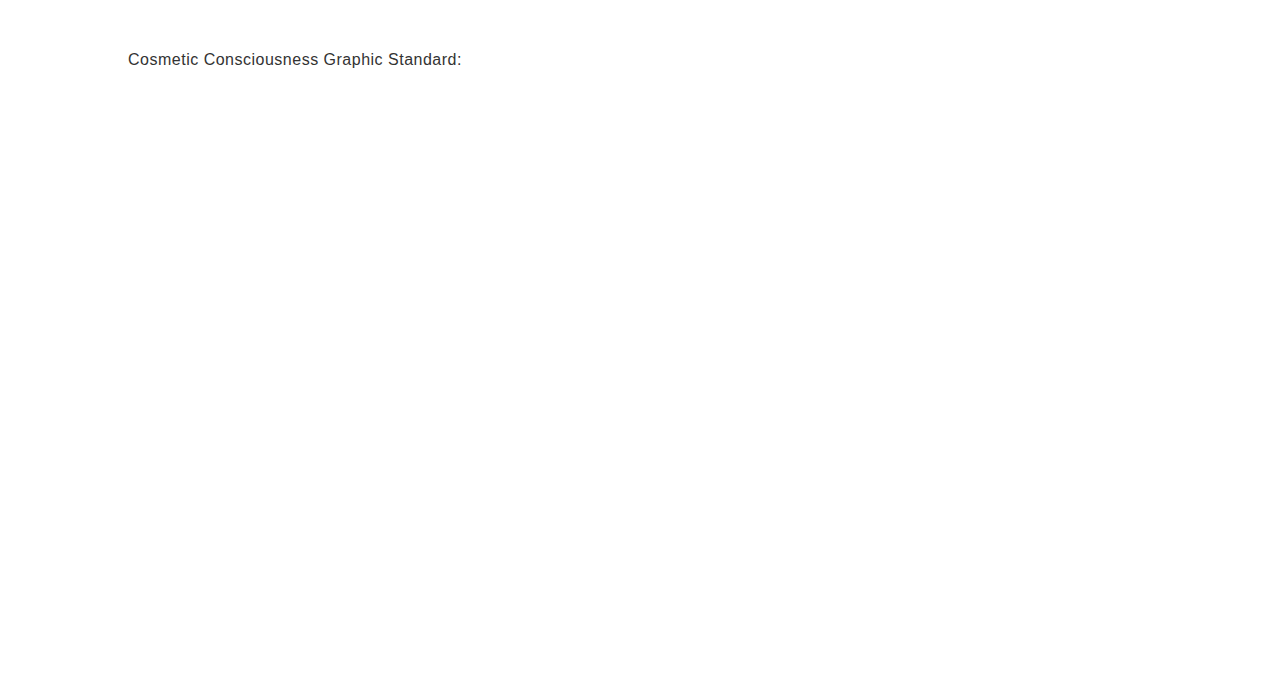
<file: works/work4.html>
<!doctype html>
<html>

<head>
  <meta charset="UTF-8">
  <meta name="viewport" content="width=device-width, initial-scale=1.0">
  <title>Sarah Wang Designs Website</title>
  <link href="https://fonts.googleapis.com/css?family=Archivo:400,600,700|Source+Sans+Pro:300,400" rel="stylesheet">
  <link href="style.css" rel="stylesheet" />
  <script src='script.js' type="text/javascript"></script>
  <link rel="stylesheet" href="https://maxcdn.bootstrapcdn.com/bootstrap/3.3.7/css/bootstrap.min.css">
  <script src="https://ajax.googleapis.com/ajax/libs/jquery/3.2.1/jquery.min.js"></script>
  <script src="https://maxcdn.bootstrapcdn.com/bootstrap/3.3.7/js/bootstrap.min.js"></script>
  <link rel="stylesheet" href="https://cdnjs.cloudflare.com/ajax/libs/animate.css/3.5.2/animate.min.css">
  <link rel="stylesheet" href="https://cdnjs.cloudflare.com/ajax/libs/font-awesome/4.7.0/css/font-awesome.min.css">
</head>

<body>
  <!--add your html here-->

  <header>

    <li id="logo"><a href="../index.html">S A R A H&nbsp&nbsp&nbsp&nbspW A N G</a></li>
    <nav>
      <ul>
        <li id="nav"><a href="../index.html">Works</a></li>
        <li id="nav"><a href="../about.html">About</a></li>
        <li id="nav"><a href="../contact.html">Contact</a></li>
      </ul>
    </nav>

  </header>

  <div class="icon-bar">
    <a href="work1.html"><img src="images/davispathfinder1black.png" alt="picture of davis pathfinder logo" width=80% height=50%></i></a>
    <a href="work2.html"><img src="images/rabbit1.png" alt="picture of radioactive rabbit logo" width=70% height=80%></i></a>
    <a href="work3.html"><img src="images/safesex1.png" alt="picture of safe sex logo" width=80% height=80%></a>
    <a class="active" href="#"><img src="images/cosmetic1.png" alt="picture of cosmetic consciousness logo" width=80% height=80%></i></a>
    <a href="work5.html"><img src="images/sunnyseeds1.png" alt="picture of sunny seeds logo" width=80% height=80%></a>
    <a href="work6.html"><img src="images/coffee1.png" alt="picture of coffee vinyl design" width=80% height=80%></a>
  </div>

  <div id="welcome">
    <div id="pic"><img src="images/cosmetic1.jpg" alt="cosmetic consciousness logo" width=100% height=100% class="floating"></div>
    <div id="work">
      <h1>Cosmetic Consciousness</h1>
      <h3>Cruelty-Free Is The New Look</h3>
      <h4>Graphic Design</h4>
    </div>
  </div>

  <section id="container">
    <div id="pic1"><img src="images/cosmetic2.jpg" alt="cosmetic consciousness logo" width=100% height=100% class="fade"></div>
    <div id="workDesc">
      <h2 id="workHeading">Project Brief</h2>
      <br>
      <p id="aboutWorkDesc">
        In a team of 3, including myself, we were tasked to create and design a social awareness campaign from scratch on a social issue prevalent to today’s society.
      </p>
    </div>
  </section>

  <section id="container">
    <div id="pic2"><img src="images/cosmetic3.jpg" alt="research" width=50% height=100% class="fade"><br><br><br><br><br><br>
      <img src="images/cosmetic4.jpg" alt="logo iterations" width=100% height=100% class="fade"><br><br><br><br><br><br>
      <img src="images/cosmetic5.jpg" alt="printed materials and public advertisements" width=100% height=100% class="fade">
    </div>

    </div>

    <div id="workDesc2">
      <h2 id="workHeading">Process</h2>
      <br>
      <p id="aboutWorkDesc">
        As a team, we decided to do our social awareness campaign to encourage people, specifically female makeup users ages 18-30, to switch to using and purchasing cruelty-free makeup as a protest to stop cruel animal testing practices in the cosmetic industry.
      </p>
      <br>
      <br>
      <h4>Research</h4>
      <p id="aboutWorkDesc">
        <br> We each did two case studies on two different social awareness campaigns on going cruelty-free when choosing cosmetics and supporting cruelty-free cosmetics practices to understand how the cosmetic industry worked and the history of makeup
        testing on animals more thoroughly to make our campaign as strong and factual as possible.
      </p>
      <br>
      <h4>Logo</h4>
      <p id="aboutWorkDesc">
        <br>As a team, we wanted to make a clean, modern, and sophisticated logo with a feminine touch to it while keeping it still gender neutral and professional.
        <br><br> We chose to use a bunny as the mascot/iconic figure of our logo because in our research, we found that the image of a bunny was not only one of the animals most tested with cosmetics, but the image of a bunny is also commonly used to
        represent a cruelty-free brand or product on makeup packaging already.
        <br><br> We decided to name our campaign “Cosmetic Consciousness” as we were asking consumers of makeup to be conscious of their cosmetic choices.
        <br><br> We used the font Josepfin Sans after a quick type study. We found Josefin Sans best represented our vision above and our circular icon for the logo.
      </p>
      <br>
      <h4>Printed Materials & Public Advertisements</h4>
      <p id="aboutWorkDesc">
        <br> The business system consists of a custom designed envelope, letter, business cards, and a brochure.
        <br><br> Marketing system consists of a billboards, bus shelters, posters, flyers, website, stickers, t-shirts, and custom makeup bags with any bonus swag and coupons from sponsors.
        <br><br> We chose to incorporate photography of makeup products similar to what you’d see in high fashion and makeup advertisements and our color and font schemes to the rest of our campaign, creating a cohesive look for our entire campaign.
      </p>
    </div>
  </section>


  <section id="container">
    <div id="workDesc3">
      <h2 id="workHeading">Final Results!</h2>
      <br>
      <p id="aboutWorkDesc">
        Read more about Cosmetic Consciousness below!
      </p>
      <br>
      <br>
      <p id="aboutWorkDesc">
        Cosmetic Consciousness Process Manual:
      </p>
      <br>
      <br>
      <div data-configid="31143291/53719800" style="width:100%; height:500px;" class="issuuembed"></div>
      <script type="text/javascript" src="//e.issuu.com/embed.js" async="true"></script>
      <br>
      <br>
      <br>
      <p id="aboutWorkDesc">Cosmetic Consciousness Graphic Standard:
      </p>
      <br>
      <br>
      <div data-configid="31143291/53719756" style="width:100%; height:500px;" class="issuuembed"></div>
      <script type="text/javascript" src="//e.issuu.com/embed.js" async="true"></script>
    </div>

  </section>
  <!-- Return to Top -->
  <div class="contentDiv" id="content">

    <button class="back-to-top" type="button"></button>
  </div>

</body>

</html>
</file>
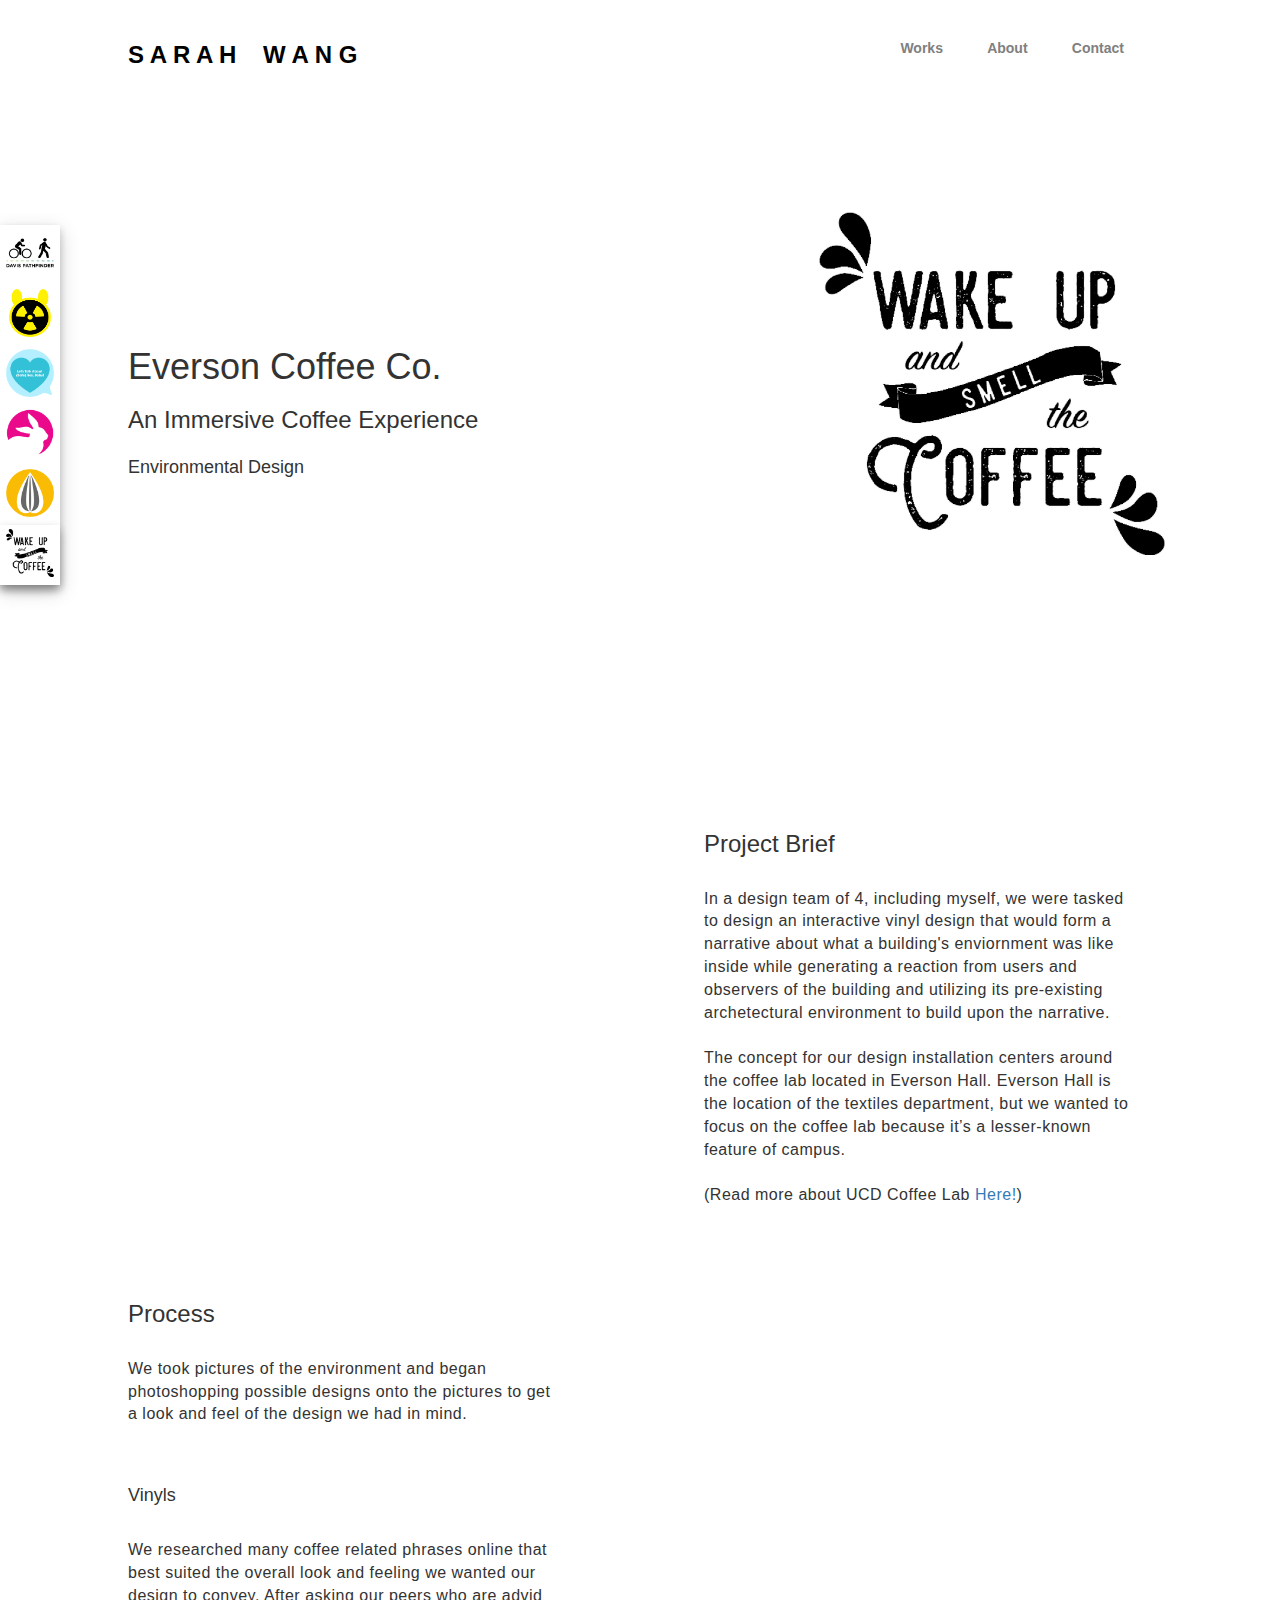
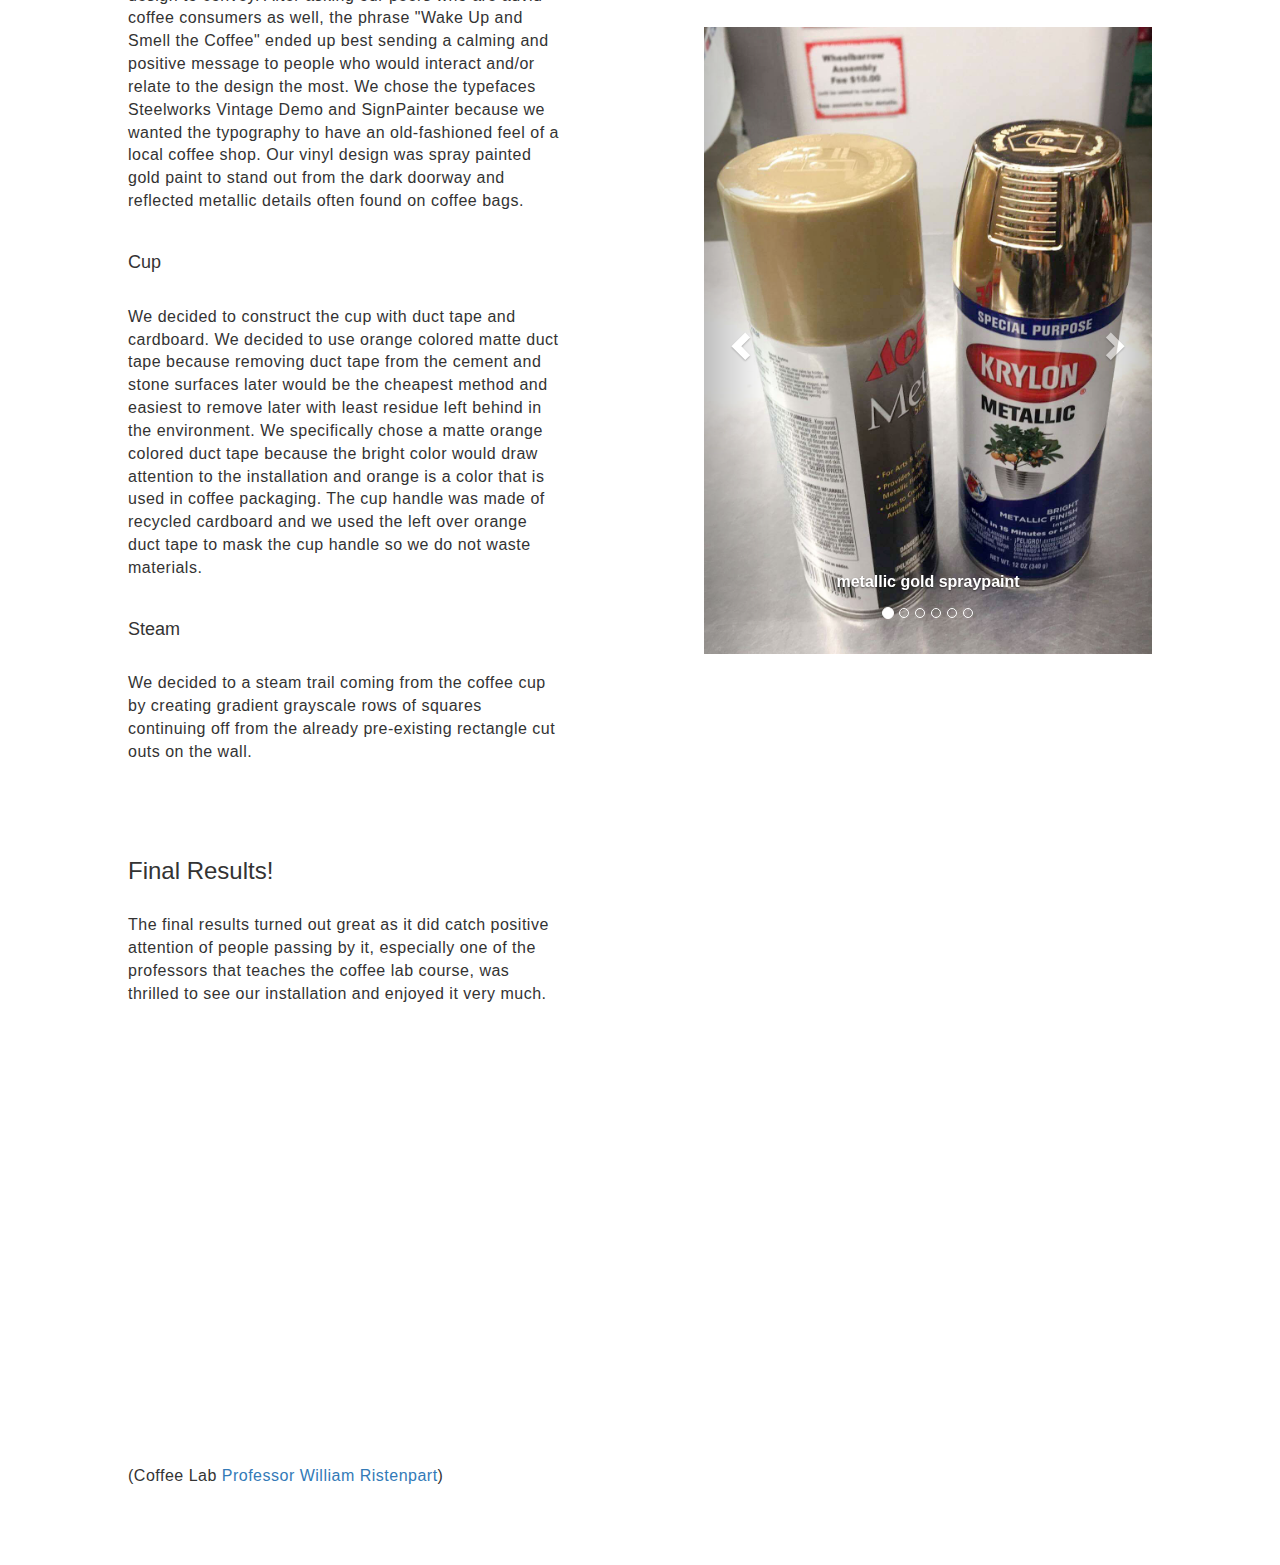
<file: works/work6.html>
<!doctype html>
<html>

<head>
  <meta charset="UTF-8">
  <meta name="viewport" content="width=device-width, initial-scale=1.0">
  <title>Sarah Wang Designs Website</title>
  <link href="https://fonts.googleapis.com/css?family=Archivo:400,600,700|Source+Sans+Pro:300,400" rel="stylesheet">
  <link href="style.css" rel="stylesheet" />
  <script src='script.js' type="text/javascript"></script>
  <link rel="stylesheet" href="https://maxcdn.bootstrapcdn.com/bootstrap/3.3.7/css/bootstrap.min.css">
  <script src="https://ajax.googleapis.com/ajax/libs/jquery/3.2.1/jquery.min.js"></script>
  <script src="https://maxcdn.bootstrapcdn.com/bootstrap/3.3.7/js/bootstrap.min.js"></script>
  <link rel="stylesheet" href="https://cdnjs.cloudflare.com/ajax/libs/animate.css/3.5.2/animate.min.css">
  <link rel="stylesheet" href="https://cdnjs.cloudflare.com/ajax/libs/font-awesome/4.7.0/css/font-awesome.min.css">
</head>

<body>
  <!--add your html here-->

  <header>

    <li id="logo"><a href="../index.html">S A R A H&nbsp&nbsp&nbsp&nbspW A N G</a></li>
    <nav>
      <ul>
        <li id="nav"><a href="../index.html">Works</a></li>
        <li id="nav"><a href="../about.html">About</a></li>
        <li id="nav"><a href="../contact.html">Contact</a></li>
      </ul>
    </nav>

  </header>

  <div class="icon-bar">
    <a href="work1.html"><img src="images/davispathfinder1black.png" alt="picture of safe sex logo" width=80% height=50%></i></a>
    <a href="work2.html"><img src="images/rabbit1.png" alt="picture of radioactive rabbit logo" width=70% height=80%></i></a>
    <a href="work3.html"><img src="images/safesex1.png" alt="picture of safe sex logo" width=80% height=80%></a>
    <a href="work4.html"><img src="images/cosmetic1.png" alt="picture of safe sex logo" width=80% height=80%></i></a>
    <a href="work5.html"><img src="images/sunnyseeds1.png" alt="picture of coffee vinyl design" width=80% height=80%></a>
    <a class="active" href="#"><img src="images/coffee1.png" alt="picture of coffee vinyl design" width=80% height=80%></a>
  </div>

  <div id="welcome">
    <div id="pic"><img src="images/coffee1.jpg" alt="picture of vinyl design" width=100% height=100% class="floating"></div>
    <div id="work">
      <h1>Everson Coffee Co.</h1>
      <h3>An Immersive Coffee Experience</h3>
      <h4>Environmental Design</h4>
    </div>
  </div>

  <section id="container">
    <div id="pic1"><img src="images/coffee2.jpg" alt="picture of building" width=100% height=100% class="fade"></div>
    <div id="workDesc">
      <h2 id="workHeading">Project Brief</h2>
      <br>
      <p id="aboutWorkDesc">
        In a design team of 4, including myself, we were tasked to design an interactive vinyl design that would form a narrative about what a building's enviornment was like inside while generating a reaction from users and observers of the building and utilizing
        its pre-existing archetectural environment to build upon the narrative.
        <br>
        <br> The concept for our design installation centers around the coffee lab located in Everson Hall. Everson Hall is the location of the textiles department, but we wanted to focus on the coffee lab because it’s a lesser-known feature of campus.
        <br>
        <br> (Read more about UCD Coffee Lab <a href="https://coffeecenter.ucdavis.edu/facilities/undergraduate-coffee-lab/">Here!</a>)
      </p>
    </div>
  </section>

  <section id="container">
    <div id="pic2"><img src="images/coffee3.jpg" alt="photoshopped picture with intended design" width=100% height=100% class="fade"><br><br><br>

      <div id="myCarousel" class="carousel slide" data-ride="carousel">
        <!-- Indicators -->
        <ol class="carousel-indicators">
          <li data-target="#myCarousel" data-slide-to="0" class="active"></li>
          <li data-target="#myCarousel" data-slide-to="1"></li>
          <li data-target="#myCarousel" data-slide-to="2"></li>
          <li data-target="#myCarousel" data-slide-to="3"></li>
          <li data-target="#myCarousel" data-slide-to="4"></li>
          <li data-target="#myCarousel" data-slide-to="5"></li>
        </ol>

        <!-- Wrapper for slides -->
        <div class="carousel-inner">
          <div class="item active">
            <img src="images/coffee4.jpg" alt="picture of metallic gold spraypaint">
            <div class="carousel-caption">
              <p>metallic gold spraypaint</p>
            </div>
          </div>

          <div class="item">
            <img src="images/coffee5.jpg" alt="picture of vinyl application">
            <div class="carousel-caption">
              <p>vinyl application</p>
            </div>
          </div>

          <div class="item">
            <img src="images/coffee6.jpg" alt="picture of vinyl applied!">
            <div class="carousel-caption">
              <p>vinyl applied</p>
            </div>
          </div>

          <div class="item">
            <img src="images/coffee7.jpg" alt="picture of trying to find the perfect orange duct tape">
            <div class="carousel-caption">
              <p>trying to find the perfect orange duct tape
              </p>
            </div>
          </div>

          <div class="item">
            <img src="images/coffee8.jpg" alt="picture of completed installation!">
            <div class="carousel-caption">
              <p>completed</p>
            </div>
          </div>

          <div class="item">
            <img src="images/coffee9.jpg" alt="picture of people taking pictures">
            <div class="carousel-caption">
              <p>people taking pictures</p>
            </div>
          </div>


        </div>

        <!-- Left and right controls -->
        <a class="left carousel-control" href="#myCarousel" data-slide="prev">
    <span class="glyphicon glyphicon-chevron-left"></span>
    <span class="sr-only">Previous</span>
  </a>
        <a class="right carousel-control" href="#myCarousel" data-slide="next">
    <span class="glyphicon glyphicon-chevron-right"></span>
    <span class="sr-only">Next</span>
  </a>
      </div>

    </div>

    <div id="workDesc2">
      <h2 id="workHeading">Process</h2>
      <br>
      <p id="aboutWorkDesc">
        We took pictures of the environment and began photoshopping possible designs onto the pictures to get a look and feel of the design we had in mind.
      </p>
      <br>
      <br>
      <h4>Vinyls</h4>
      <p id="aboutWorkDesc">
        <br> We researched many coffee related phrases online that best suited the overall look and feeling we wanted our design to convey. After asking our peers who are advid coffee consumers as well, the phrase "Wake Up and Smell the Coffee" ended
        up best sending a calming and positive message to people who would interact and/or relate to the design the most. We chose the typefaces Steelworks Vintage Demo and SignPainter because we wanted the typography to have an old-fashioned feel of
        a local coffee shop. Our vinyl design was spray painted gold paint to stand out from the dark doorway and reflected metallic details often found on coffee bags.
      </p>
      <br>
      <h4>Cup</h4>
      <p id="aboutWorkDesc">
        <br> We decided to construct the cup with duct tape and cardboard. We decided to use orange colored matte duct tape because removing duct tape from the cement and stone surfaces later would be the cheapest method and easiest to remove later with least residue left behind in the environment. We specifically chose a matte orange colored duct tape because the bright color would draw attention to the installation and orange is a color that is used in coffee packaging. The cup handle was made of recycled cardboard and we used the left over orange duct tape to mask the cup handle so we do not waste materials.
      </p>
      <br>
      <h4>Steam</h4>
      <p id="aboutWorkDesc">
        <br> We decided to a steam trail coming from the coffee cup by creating gradient grayscale rows of squares continuing off from the already pre-existing rectangle cut outs on the wall.
    </div>
  </section>


  <section id="container">
    <div id="pic2"> <img src="images/coffee10.jpg" alt="picture of coffee structure" width=100% height=100% class="fade"><br><br><br></div>
    <div id="workDesc3">
      <h2 id="workHeading">Final Results!</h2>
      <br>
      <p id="aboutWorkDesc">The final results turned out great as it did catch positive attention of people passing by it, especially one of the professors that teaches the coffee lab course, was thrilled to see our installation and enjoyed it very much.</p>
      <br>
      <br>
      <br>
      <br>
      <img src="images/coffee11.jpg" alt="picture of coffee structure" width=85% height=85% class="fade">
      <br>
      <br>
      <p id="aboutWorkDesc">(Coffee Lab <a href="https://faculty.engineering.ucdavis.edu/ristenpart/">Professor William Ristenpart</a>)</p>
    </div>

  </section>
  <!-- Return to Top -->
  <div class="contentDiv" id="content">

    <button class="back-to-top" type="button"></button>
  </div>

</body>

</html>
</file>
<file: style.css>
@charset "UTF-8";

/* CSS Document */


/* http://meyerweb.com/eric/tools/css/reset/
   v2.0 | 20110126
   License: none (public domain)
*/

html, body, div, span, applet, object, iframe, h1, h2, h3, h4, h5, h6, p, blockquote, pre, a, abbr, acronym, address, big, cite, code, del, dfn, em, img, ins, kbd, q, s, samp, small, strike, strong, sub, sup, tt, var, b, u, i, center, dl, dt, dd, ol, ul, li, fieldset, form, label, legend, table, caption, tbody, tfoot, thead, tr, th, td, article, aside, canvas, details, embed, figure, figcaption, footer, header, hgroup, menu, nav, output, ruby, section, summary, time, mark, audio, video {
  margin: 0;
  padding: 0;
  border: 0;
  font-size: 100%;
  font: inherit;
  vertical-align: baseline;
}


/* HTML5 display-role reset for older browsers */

article, aside, details, figcaption, figure, footer, header, hgroup, menu, nav, section {
  display: block;
}

body {
  line-height: 1.3;
}

ol, ul {
  list-style: none;
}

blockquote, q {
  quotes: none;
}

blockquote:before, blockquote:after, q:before, q:after {
  content: '';
  content: none;
}

table {
  border-collapse: collapse;
  border-spacing: 0;
}


/* add your custom css here */

* {
  margin: 0px auto;
  padding: 0px;
}

body {
  font-family: 'Source Sans Pro', sans-serif;
  font-weight: 300;
  text-align: center;
  width: 100%;
  min-height: 100%;
}

#design {
  margin-top: 18%;
  font-family: 'Montserrat', sans-serif;
  font-weight: 500;
}

#name {
  margin-top: 3%;
  font-family: 'Montserrat', sans-serif;
  font-weight: 500;
  font-size: 42px;
}

.button {
    position: relative;
    background-color: white;
    border-style: solid;
    border-radius: 15px;
    font-size: 18px;
    font-family: 'Source Sans Pro', sans-serif;
    font-weight: 400;
    color: black;
    padding: 10px;
    width: 150px;
    text-align: center;
    margin-top: 4%;
    -webkit-transition-duration: 0.4s; /* Safari */
    transition-duration: 0.4s;
    text-decoration: none;
    overflow: hidden;
    cursor: pointer;
    margin-bottom: 25%;
}

.button:hover {
  color: white;
  background-color: black;
  border-color: black;
}

.button:after {
    content: "";
    background: #90EE90;
    display: block;
    position: absolute;
    padding-top: 300%;
    padding-left: 350%;
    margin-left: -20px!important;
    margin-top: -120%;
    opacity: 0;
    transition: all 0.8s;
}

header {
  margin: 0;
  padding: 0;
  margin-bottom: 3%;
}

nav {
  margin: 0;
  padding: 0;
  margin-top: 3%;
  position: relative;
  max-width: 90%;
  font-weight: 400;
  margin-left: 64%;
  font-family: 'Source Sans Pro', sans-serif;
  margin-bottom: 15%;
}

ul {
  list-style-type: none;
  text-decoration: none;
  display: inline;
  font-size: 14px;
}

li {
  position: relative;
  list-style-type: none;
  text-decoration: none;
  display: inline-block;
  margin-left: 7%;
  text-align: left;
}

#logo {
  position: relative;
  font-size: 24px;
  font-family: 'Montserrat', sans-serif;
  font-weight: 500;
  margin-left: 8.5%;
  float: left;
  clear: both;
}

#logo a{
  text-decoration: none;
}

#welcome {
  clear: both;
  margin: 0;
  padding: 0;
  font-family: 'Montserrat', sans-serif;
  font-weight: 600;
  font-size: 48px;
  text-align: left;
  margin-bottom: 15%;
  margin-left: 9%;
}

#logo a {
  text-decoration: none;
  color: black;
}

li a {
  font-weight: 600;
}

li a:link {
  text-decoration: none;
  color: gray;
}

li a:visited {
  text-decoration: none;
  color: lightgray;
}

li a:hover {
  text-decoration: none;
  color: black;
}

li a:active {
  text-decoration: none;
  color: black;
}

li a:focus {
  color: black;
}

#work {
  margin-bottom: 10%;
}

#container {
  display: inline-block;
  max-width: 90%;
  margin: 10px;
  position: relative;
  width: 40%;
}

.image {
  display: inline-block;
  width: 100%;
  height: auto;
  box-shadow: 0 4px 8px 0 rgba(0, 0, 0, 0.2), 0 6px 20px 0 rgba(0, 0, 0, 0.19);
}

.overlay {
  position: absolute;
  top: 0;
  bottom: 0;
  left: 0;
  right: 0;
  height: 100%;
  width: 100%;
  opacity: 0;
  transition: .5s ease;
  background-color: white;
}

#container:hover .overlay {
  opacity: 1;
}

.text {
  font-family: 'Montserrat', sans-serif;
  color: black;
  font-weight: 500;
  font-size: 18px;
  position: absolute;
  top: 50%;
  left: 50%;
  transform: translate(-50%, -70%);
  -ms-transform: translate(-50%, -50%);
}

.subtext {
  color: black;
  font-weight: 300;
  font-size: 16px;
  position: absolute;
  top: 50%;
  left: 50%;
  transform: translate(-50%, 70%);
  -ms-transform: translate(-50%, -50%);
}

.title {
  margin: 10px;
  font-size: 14px;
}

#about {
  margin: 0;
  padding: 0;
  position: relative;
  margin-left: 50%;
  text-align: left;
  margin-bottom: 15%;
}

#pictureOfMe {
  position: relative;
  float: left;
  left: 10%;
  width: 35%;
  height: auto;
  clear: both;
}

#title {
  font-size: 24px;
  font-weight: 500;
  font-family: 'Montserrat', sans-serif;
}

#aboutDesc {
  font-size: 14px;
  width: 100%;
}

#contact {
  margin: 0;
  padding: 0;
  position: relative;
  float: left;
  left: 10%;
  text-align: left;
  margin-bottom: 15%;
}

#contactDesc {
  font-size: 14px;
}

#contactInfo {
  position: relative;
  line-height: 175%;
}

#contactInfo a {
  text-decoration: none;
  color: #BC6F85;
}

#contactInfo a:hover {
  color: #D997AA;
}

#contactInfo a:visited {
  color: lightgray;
}

#signaturePrint {
  position: relative;
  font-weight: 600;
  float: left;
}

/*Extra small devices (portrait phones, less than 576px)*/
@media (max-width: 575px) {

  #name {
    margin-top: 3%;
    font-family: 'Montserrat', sans-serif;
    font-weight: 500;
    font-size: 36px;
  }

header {
  margin-top: 8%;
}

#logo {
  font-size: 18px;
  left: -2%;
}

nav {
  width: 40%;
  right: 8%;
}

li {
  font-size: 12px;
  position: relative;
}

.text {
  font-size: 12px;
  width: 95%;
}

.subtext {
  font-size: 10px;
  width: 90%;
}

#welcome {
    font-size: 30px;
    max-width: 85%;
  }

#work h1 {
    width: 80%;
  }

.image {
    width: 100%;
    height: auto;
    box-shadow: 0 4px 8px 0 rgba(0, 0, 0, 0.2), 0 6px 20px 0 rgba(0, 0, 0, 0.19);
  }

#title {
    font-size: 18px;
  }

#pictureOfMe {
 width: 80%;
 height: auto;
}

#about {
  position: relative;
  right: 40%;
  margin-top: 135%;
}

#aboutDesc {
  width: 160%;
}

#contactDesc {
  width: 85%;
}

#contactInfo {
  line-height: 225%;
}

}


/*Small devices (landscape phones, 576px and up)*/
@media (min-width: 576px) and (max-width: 767px) {

  #logo {
    font-size: 18px;
  }

  li {
    font-size: 12px;
    position: relative;
  }

  .text {
    font-size: 14px;
    width: 90%;
  }

  .subtext {
    font-size: 14px;
  }

  #welcome {
      font-size: 36px;
      max-width: 85%;
    }

  #title {
      font-size: 18px;
    }

  #pictureOfMe {
   width: 80%;
   height: auto;
  }

  #about {
    position: relative;
    right: 40%;
    margin-top: 140%;
  }

  #aboutDesc {
    width: 160%;
  }

  #contactInfo {
    line-height: 225%;
  }

}

/* Medium devices (tablets, 768px and up)*/
@media (min-width: 768px) and (max-width: 991px) {

  #logo {
    font-size: 18px;
  }

  li {
    font-size: 14px;
    position: relative;
  }

  .text {
    font-size: 14px;
    width: 90%;
  }

  .subtext {
    font-size: 14px;
  }

  #welcome {
      font-size: 40px;
      max-width: 85%;
    }

  #title {
      font-size: 18px;
    }

  #pictureOfMe {
   width: 75%;
   height: auto;
  }

  #about {
    position: relative;
    right: 40%;
    margin-top: 130%;
  }

  #aboutDesc {
    width: 150%;
  }

  #contactDesc {
    font-size: 16px;
  }

  #contactInfo {
    font-size: 16px;
    line-height: 225%;
  }

 }

/*// Large devices (desktops, 992px and up)*/
@media (min-width: 992px) and (max-width: 1199px) {

  #welcome {
      max-width: 85%;
    }

    #aboutDesc {
      width: 75%;
    }

    #contactDesc {
      font-size: 16px;
    }

    #contactInfo {
      font-size: 16px;
      line-height: 225%;
    }

}

/*// Extra large devices (large desktops, 1200px and up)*/
@media (min-width: 1200px) {

  #aboutDesc {
    font-size: 16px;
    width: 80%;
  }

  #contactDesc {
    font-size: 16px;
  }

  #contactInfo {
    font-size: 16px;
    line-height: 225%;
  }

}
</file>
<file: works/style.css>
@charset "UTF-8";

/* CSS Document */


/* http://meyerweb.com/eric/tools/css/reset/
   v2.0 | 20110126
   License: none (public domain)
*/

html, body, div, span, applet, object, iframe, h1, h2, h3, h4, h5, h6, p, blockquote, pre, a, abbr, acronym, address, big, cite, code, del, dfn, em, img, ins, kbd, q, s, samp, small, strike, strong, sub, sup, tt, var, b, u, i, center, dl, dt, dd, ol, ul, li, fieldset, form, label, legend, table, caption, tbody, tfoot, thead, tr, th, td, article, aside, canvas, details, embed, figure, figcaption, footer, header, hgroup, menu, nav, output, ruby, section, summary, time, mark, audio, video {
  margin: 0;
  padding: 0;
  border: 0;
  font-size: 100%;
  font: inherit;
  vertical-align: baseline;
}


/* HTML5 display-role reset for older browsers */

article, aside, details, figcaption, figure, footer, header, hgroup, menu, nav, section {
  display: block;
}

body {
  line-height: 1.3;
}

ol, ul {
  list-style: none;
}

blockquote, q {
  quotes: none;
}

blockquote:before, blockquote:after, q:before, q:after {
  content: '';
  content: none;
}

table {
  border-collapse: collapse;
  border-spacing: 0;
}


/* add your custom css here */

* {
  margin: 0px auto;
  padding: 0px;
}

body {
  font-family: 'Source Sans Pro', sans-serif;
  font-weight: 300;
  text-align: center;
  width: 100%;
  min-height: 100%;
  background-color: white;
}

header {
  margin: 0;
  padding: 0;
  margin-bottom: 3%;
}

h {
  font-family: 'Montserrat', sans-serif;
}

nav {
  margin: 0;
  padding: 0;
  margin-top: 3%;
  position: relative;
  max-width: 90%;
  font-weight: 400;
  margin-left: 55%;
}

ul {
  list-style-type: none;
  text-decoration: none;
  display: inline;
  font-size: 14px;
}

li {
  position: relative;
  list-style-type: none;
  text-decoration: none;
  display: inline-block;
  margin-left: 7%;
  text-align: left;
}

#logo {
  position: relative;
  font-size: 24px;
  font-family: 'Montserrat', sans-serif;
  font-weight: 500;
  margin-left: 10%;
  float: left;
  clear: both;
}

#logo a {
  text-decoration: none;
  color: black
}

li a {
  font-weight: 600;
}

li a:link {
  text-decoration: none;
  color: gray;
}

li a:visited {
  text-decoration: none;
  color: lightgray;
}

li a:hover {
  text-decoration: none;
  color: black;
}

li a:active {
  text-decoration: none;
  color: black;
}

.icon-bar {
  position: fixed;
  margin-top: 10%;
  width: 60px;
  background-color: white;
  box-shadow: 0 4px 8px 0 rgba(0, 0, 0, 0.2), 0 6px 20px 0 rgba(0, 0, 0, 0.19);
}

.icon-bar a {
  display: block;
  text-align: center;
  height: 60px;
  transition: all 0.3s ease;
  color: white;
  font-size: 36px;
}

.icon-bar a:hover {
  box-shadow: 0 4px 8px 0 rgba(0, 0, 0, 0.2), 0 6px 20px 0 rgba(0, 0, 0, 0.19);
  /*background-color: black;*/
  color: white;
  opacity: 1;
}

.active {
  box-shadow: 0 0.5rem 1rem rgba(0, 0, 0, 0.3);
  /*background-color: black !important;*/
  color: white;
}

.floating {
  float: left;
  -webkit-animation-name: Floatingx;
  -webkit-animation-duration: 3s;
  -webkit-animation-iteration-count: infinite;
  -webkit-animation-timing-function: ease-in-out;
  -moz-animation-name: Floating;
  -moz-animation-duration: 3s;
  -moz-animation-iteration-count: infinite;
  -moz-animation-timing-function: ease-in-out;
  clear: both;
}

@-webkit-keyframes Floatingx {
  from {
    -webkit-transform: translate(0, 0px);
  }
  65% {
    -webkit-transform: translate(0, 15px);
  }
  to {
    -webkit-transform: translate(0, -0px);
  }
}

@-moz-keyframes Floating {
  from {
    -moz-transform: translate(0, 0px);
  }
  65% {
    -moz-transform: translate(0, 15px);
  }
  to {
    -moz-transform: translate(0, -0px);
  }
}

.fade {
  opacity: 1;
}

#welcome {
  margin: 0;
  padding: 0;
  font-family: 'Montserrat', sans-serif;
  font-weight: 600;
  font-size: 48px;
  text-align: left;
  margin-bottom: 20%;
  margin-left: 10%;
  float:left;
  clear: both;
}

#work {
  position: absolute;
  font-family: 'Montserrat', sans-serif;
  font-weight: 600;
  max-width: 60%;
  margin-top: 18%;
  float: left;
  clear: both;
}

#work h4 {
  margin-top: 7%;
}

#workDesc {
  margin: 0;
  padding: 0;
  position: relative;
  margin-left: 55%;
  text-align: left;
}

#workDesc2 {
  margin: 0;
  padding: 0;
  position: relative;
  margin-left: 10%;
  text-align: left;
  width: 45%;
  height: 100%;
}

#workDesc3 {
  margin: 0;
  padding: 0;
  position: relative;
  margin-bottom: 6%;
  margin-left: 10%;
  text-align: left;
  width: 45%;
  height: 100%;
}

#pic {
  position: relative;
  float: right;
  margin-top: 10%;
  margin-right: 10%;
  margin-left: 5%;
  width: 30%;
  height: 30%;
  clear: both;
}

#picD {
  position: relative;
  float: right;
  margin-top: 22%;
  margin-right: 10%;
  margin-left: 5%;
  width: 30%;
  height: 30%;
  clear: both;
}

#pic1 {
  position: relative;
  float: left;
  margin-top: 2%;
  margin-left: 10%;
  width: 40%;
  height: 20%;
  clear: both;
}

#pic2 {
  position: relative;
  float: right;
  margin-right: 10%;
  margin-left: 5%;
  width: 35%;
  height: 20%;
  clear: both;
}

#container {
  height: 100%;
  width: 100%;
  margin-top: 5%;
  overflow: auto;
}

#info1 img {
  margin-bottom: 5%;
  margin-left: 3%;
  box-shadow: 0 4px 8px 0 rgba(0, 0, 0, 0.2), 0 6px 20px 0 rgba(0, 0, 0, 0.19);
}

#info1 img:hover {
  width: 50%;
  height: 50%;
  cursor: zoom-in;
  -webkit-transition: all 2s ease;
  -moz-transition: all 2s ease;
  -ms-transition: all 2s ease;
  transition: all 2s ease;
}

#info2 img {
  margin-bottom: 5%;
  margin-left: 3%;
  box-shadow: 0 4px 8px 0 rgba(0, 0, 0, 0.2), 0 6px 20px 0 rgba(0, 0, 0, 0.19);
}

#info2 img:hover {
  width: 85%;
  height: 85%;
  cursor: zoom-in;
  -webkit-transition: all 2s ease;
  -moz-transition: all 2s ease;
  -ms-transition: all 2s ease;
  transition: all 2s ease;
}

#info3 img {
  margin-bottom: 5%;
  margin-left: 3%;
  box-shadow: 0 4px 8px 0 rgba(0, 0, 0, 0.2), 0 6px 20px 0 rgba(0, 0, 0, 0.19);
}

#info3 img:hover {
  width: 120%;
  height: 110%;
  cursor: zoom-in;
  -webkit-transition: all 2s ease;
  -moz-transition: all 2s ease;
  -ms-transition: all 2s ease;
  transition: all 2s ease;
}

.carousel-caption {
  position: relative;
  padding: 0;
  font-weight: bold;
}

.carousel-indicators {
  position: relative;
  color: black;
}

.carousel-inner>.item>img, .carousel-inner>.item>a>img {
  width: 100%;
  height: auto;
  margin: 0;
  padding: 0;
}

#workHeading {
  font-size: 24px;
  font-weight: 500;
  font-family: 'Montserrat', sans-serif;
}

#aboutWorkDesc {
  font-size: 14px;
  letter-spacing: .5px;
  max-width: 75%;
}

#signaturePrint {
  font-weight: 600;
}


button.back-to-top {
  margin: 0 !important;
  padding: 0 !important;
  background: #fff;
  height: 0px;
  width: 0px;
  overflow: hidden;
  border-radius: 50px;
  -webkit-border-radius: 50px;
  -moz-border-radius: 50px;
  color: transparent;
  clear: both;
  visibility: hidden;
  position: fixed;
  cursor: pointer;
  display: block;
  border: none;
  right: 50px;
  bottom: 75px;
  font-size: 0px;
  outline: 0 !important;
  z-index: 99;
  -webkit-transition: all .3s ease-in-out;
  transition: all .3s ease-in-out;
}

button.back-to-top:hover, button.back-to-top:active, button.back-to-top:focus, {
  outline: 0 !important;
}

button.back-to-top::before, button.back-to-top::after {
  content: "";
  display: block;
  vertical-align: middle;
  border-bottom: solid 10px #EA5D5F;
  border-left: solid 10px transparent;
  line-height: 0;
  border-right: solid 10px transparent;
  height: 0;
  margin: 18px auto 0;
  width: 0;
  border-radius: 20px;
  visibility: hidden;
}

button.back-to-top.show::after, button.back-to-top.show::before {
  visibility: visible;
}

button.back-to-top::after {
  border-bottom-color: #fff;
  position: relative;
  top: -24px;
}

button.back-to-top.show {
  display: block;
  background: #fff;
  color: #00ab6c;
  font-size: 25px;
  right: 25px;
  bottom: 50px;
  height: 50px;
  width: 50px;
  visibility: visible;
  box-shadow: 0px 2px 4px 1px rgba(0, 0, 0, 0.25);
  -webkit-box-shadow: 0px 2px 4px 1px rgba(0, 0, 0, 0.25);
  -moz-box-shadow: 0px 2px 4px 1px rgba(0, 0, 0, 0.25);
}

button.back-to-top.show:active {
  box-shadow: 0px 4px 8px 2px rgba(0, 0, 0, 0.25);
  -webkit-box-shadow: 0px 4px 8px 2px rgba(0, 0, 0, 0.25);
  -moz-box-shadow: 0px 4px 8px 2px rgba(0, 0, 0, 0.25);
}




/* Extra small devices (portrait phones, less than 576px)*/
@media (max-width: 575px) {

  header {
    margin-top: 8%;
  }

  #logo {
    font-size: 18px;
    margin-left: 6%;
  }

  #nav{
    font-size: 11px;
    margin-top: 4%;
    right: 6%;
    position: relative;
  }

  #work {
    left: 12%;
  }

  #work h1 {
      font-size: 20px;
      width: 75%;
    }

  #work h3 {
    font-size: 16px;
    width: 75%;
  }

  #work h4 {
    font-size: 12px;
    width: 75%;
  }

  #container p {
    font-size: 12px;
  }

  #pic1 {
    margin-top: 20%;
    left: 2%;
   width: 80%;
   height: auto;
  }

  #workDesc {
    position: relative;
    right: 42%;
    width: 100%;
    margin-top: 80%;
  }

  #pic2 {
   margin-top: 10%;
   width: 78%;
   height: auto;
   margin-bottom: 20%;
  }

  #workDesc2 {
    position: relative;
    width: 100%;
    left: 3%;
    margin-top: 70%;
  }

  #workDesc3 {
    position: relative;
    width: 100%;
    left: 3%;
    margin-top: 10%;
  }

  #workHeading {
    font-size: 20px;
  }

  #workDesc2 h4 {
    font-size: 16px;
  }

  .icon-bar {
    width: 10%;
  }

  .icon-bar img{
    width: 75%;
    height: auto;
  }

 }

/* Small devices (landscape phones, 576px and up)*/
@media (min-width: 576px) and (max-width: 767px) {

  #logo {
    font-size: 20px;
  }

  li {
    font-size: 12px;
    position: relative;
  }

  #work h1 {
      font-size: 20px;
    }

  #work h3 {
    font-size: 16px;
    width: 75%;
  }

  #work h4 {
    font-size: 12px;
    width: 75%;
  }

  #container p {
    font-size: 14px;
  }

  #pic1 {
    width: 80%;
   height: auto;
  }

  #workDesc {
    position: relative;
    right: 42%;
    width: 100%;
    margin-top: 80%;
  }

  #pic2 {
   margin-top: 10%;
   width: 75%;
   height: auto;
   margin-bottom: 20%;
  }

  #workDesc2 {
    position: relative;
    width: 100%;
    left: 3%;
    margin-top: 70%;
  }

  #workDesc3 {
    position: relative;
    width: 100%;
    left: 3%;
    margin-top: 10%;
  }

  #workHeading {
    font-size: 20px;
  }

  #workDesc2 h4 {
    font-size: 16px;
  }

 }

/* Medium devices (tablets, 768px and up)*/
@media (min-width: 768px) and (max-width: 991px) {


  #work h1 {
      font-size: 30px;
    }

  #work h3 {
    font-size: 20px;
  }

  #container p {
    font-size: 14px;
  }

  #pic1 {
    margin-top: 20%;
   width: 80%;
   height: auto;
  }

  #workDesc {
    position: relative;
    right: 42%;
    width: 100%;
    margin-top: 80%;
  }

  #pic2 {
   margin-top: 10%;
   width: 75%;
   height: auto;
   margin-bottom: 20%;
  }

  #workDesc2 {
    position: relative;
    width: 100%;
    left: 3%;
    margin-top: 70%;
  }

  #workDesc3 {
    position: relative;
    width: 100%;
    left: 3%;
    margin-top: 10%;
  }

  #workHeading {
    font-size: 20px;
  }

  #workDesc2 h4 {
    font-size: 16px;
  }

}

/* Large devices (desktops, 992px and up)*/
@media (min-width: 992px) and (max-width: 1199px) { ... }

/* Extra large devices (large desktops, 1200px and up)*/
@media (min-width: 1200px) {

  #container p {
    font-size: 16px;
  }

}
</file>
